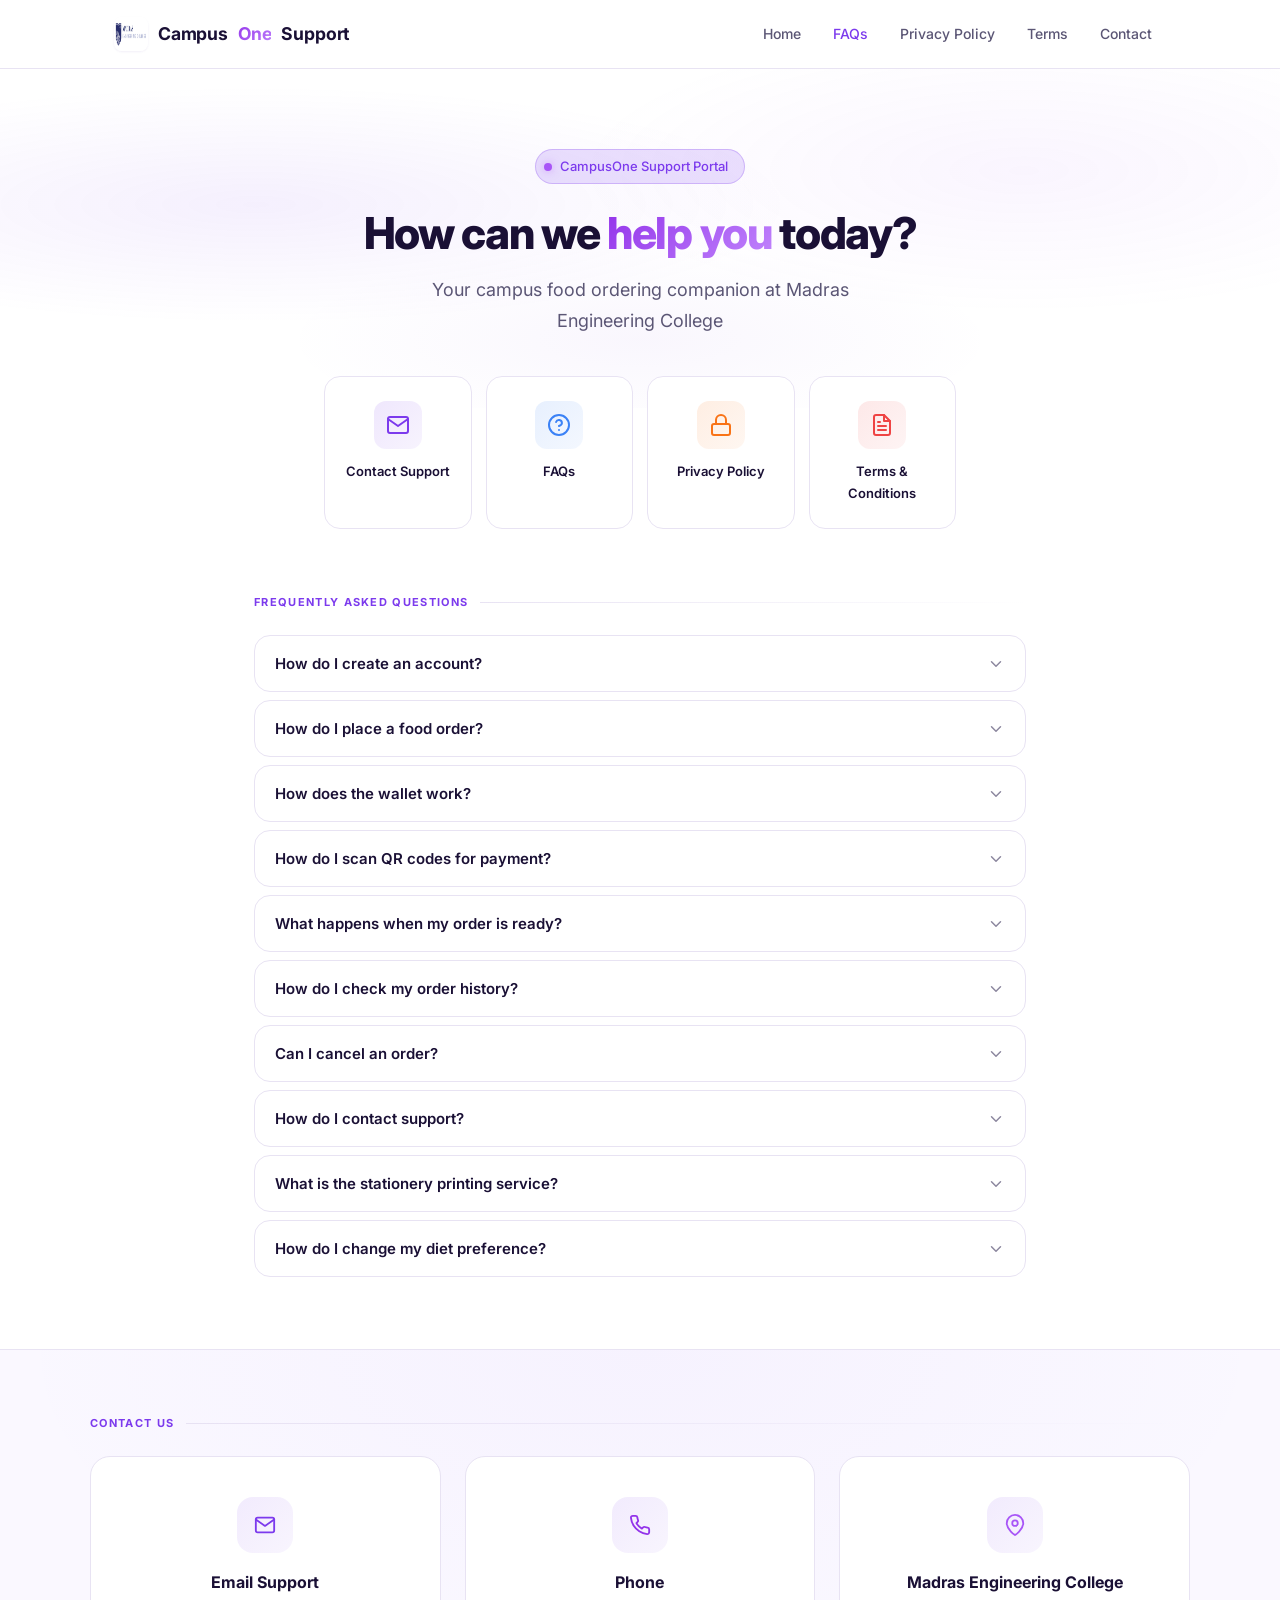
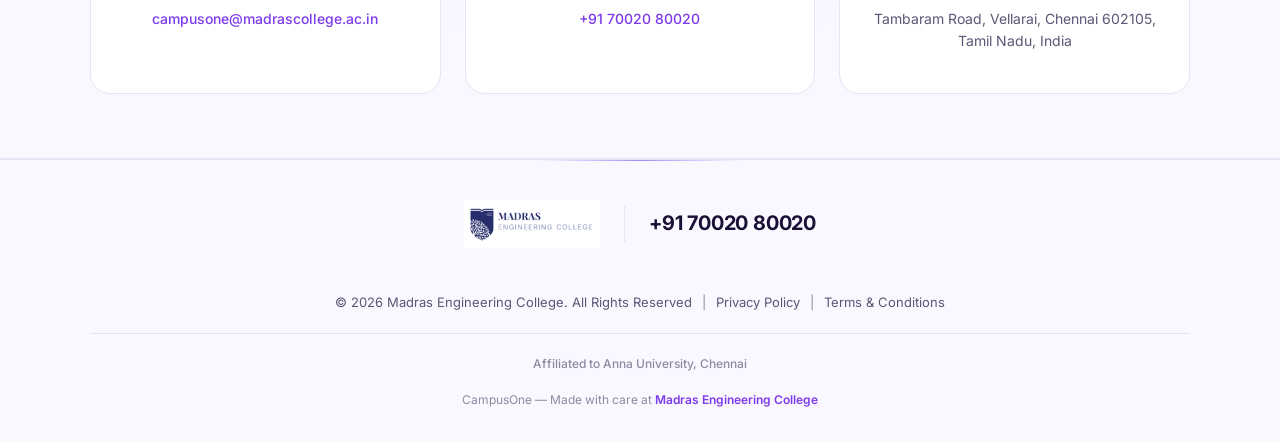
<file: index.html>
<!DOCTYPE html>
<html lang="en">
<head>
  <meta charset="UTF-8">
  <meta name="viewport" content="width=device-width, initial-scale=1.0">
  <title>CampusOne Support - Madras Engineering College</title>
  <meta name="description" content="CampusOne Support Portal - Help, FAQs, Privacy Policy, and Terms & Conditions for the CampusOne campus food ordering app.">
  <link rel="icon" href="assets/images/favicon.ico" type="image/x-icon">
  <link rel="preconnect" href="https://fonts.googleapis.com">
  <link rel="preconnect" href="https://fonts.gstatic.com" crossorigin>
  <link href="https://fonts.googleapis.com/css2?family=Inter:wght@400;500;600;700;800&display=swap" rel="stylesheet">
  <link rel="stylesheet" href="assets/css/styles.css">
</head>
<body>

  <!-- Navbar -->
  <nav class="navbar">
    <div class="navbar-inner">
      <a href="/" class="navbar-brand">
        <img src="assets/images/logo.png" alt="CampusOne Logo" onerror="this.style.display='none'">
        Campus<span>One</span> Support
      </a>
      <button class="menu-toggle" id="menu-toggle" aria-label="Toggle menu" aria-expanded="false">
        <svg viewbox="0 0 24 24" fill="none" stroke="currentColor" stroke-width="2" stroke-linecap="round" stroke-linejoin="round">
          <line x1="3" y1="6" x2="21" y2="6"></line>
          <line x1="3" y1="12" x2="21" y2="12"></line>
          <line x1="3" y1="18" x2="21" y2="18"></line>
        </svg>
      </button>
      <ul class="nav-links" id="nav-links">
        <li><a href="/">Home</a></li>
        <li><a href="#faqs">FAQs</a></li>
        <li><a href="privacy.html">Privacy Policy</a></li>
        <li><a href="terms.html">Terms</a></li>
        <li><a href="#contact">Contact</a></li>
      </ul>
    </div>
  </nav>

  <!-- Hero Section -->
  <section class="hero">
    <div class="hero-badge">
      <span class="hero-badge-dot"></span>
      CampusOne Support Portal
    </div>
    <h1>How can we <span>help you</span> today?</h1>
    <p>Your campus food ordering companion at Madras Engineering College</p>
  </section>

  <!-- Action Cards -->
  <div class="action-grid">
    <a href="#contact" class="action-card">
      <div class="action-card-icon email">
        <svg width="24" height="24" viewbox="0 0 24 24" fill="none" stroke="#7c3aed" stroke-width="2" stroke-linecap="round" stroke-linejoin="round"><path d="M4 4h16c1.1 0 2 .9 2 2v12c0 1.1-.9 2-2 2H4c-1.1 0-2-.9-2-2V6c0-1.1.9-2 2-2z"></path><polyline points="22,6 12,13 2,6"></polyline></svg>
      </div>
      <span class="action-card-title">Contact Support</span>
    </a>
    <a href="#faqs" class="action-card">
      <div class="action-card-icon faq">
        <svg width="24" height="24" viewbox="0 0 24 24" fill="none" stroke="#3b82f6" stroke-width="2" stroke-linecap="round" stroke-linejoin="round"><circle cx="12" cy="12" r="10"></circle><path d="M9.09 9a3 3 0 0 1 5.83 1c0 2-3 3-3 3"></path><line x1="12" y1="17" x2="12.01" y2="17"></line></svg>
      </div>
      <span class="action-card-title">FAQs</span>
    </a>
    <a href="privacy.html" class="action-card">
      <div class="action-card-icon privacy">
        <svg width="24" height="24" viewbox="0 0 24 24" fill="none" stroke="#f97316" stroke-width="2" stroke-linecap="round" stroke-linejoin="round"><rect x="3" y="11" width="18" height="11" rx="2" ry="2"></rect><path d="M7 11V7a5 5 0 0 1 10 0v4"></path></svg>
      </div>
      <span class="action-card-title">Privacy Policy</span>
    </a>
    <a href="terms.html" class="action-card">
      <div class="action-card-icon terms">
        <svg width="24" height="24" viewbox="0 0 24 24" fill="none" stroke="#ef4444" stroke-width="2" stroke-linecap="round" stroke-linejoin="round"><path d="M14 2H6a2 2 0 0 0-2 2v16a2 2 0 0 0 2 2h12a2 2 0 0 0 2-2V8z"></path><polyline points="14 2 14 8 20 8"></polyline><line x1="16" y1="13" x2="8" y2="13"></line><line x1="16" y1="17" x2="8" y2="17"></line><polyline points="10 9 9 9 8 9"></polyline></svg>
      </div>
      <span class="action-card-title">Terms & Conditions</span>
    </a>
  </div>

  <!-- FAQ Section -->
  <section class="section animate-fade-up" id="faqs">
    <h2 class="section-title">Frequently Asked Questions</h2>

    <div class="faq-item">
      <button class="faq-question" aria-expanded="false">
        How do I create an account?
        <svg class="faq-chevron" viewbox="0 0 24 24" fill="none" stroke="currentColor" stroke-width="2" stroke-linecap="round" stroke-linejoin="round"><polyline points="6 9 12 15 18 9"></polyline></svg>
      </button>
      <div class="faq-answer">
        <div class="faq-answer-inner">
          Download CampusOne from the Google Play Store, open the app, and tap "Register." You'll need to provide your name, email, phone number, roll number, department, and year. Once submitted, an admin will approve your account, and you'll be notified.
        </div>
      </div>
    </div>

    <div class="faq-item">
      <button class="faq-question" aria-expanded="false">
        How do I place a food order?
        <svg class="faq-chevron" viewbox="0 0 24 24" fill="none" stroke="currentColor" stroke-width="2" stroke-linecap="round" stroke-linejoin="round"><polyline points="6 9 12 15 18 9"></polyline></svg>
      </button>
      <div class="faq-answer">
        <div class="faq-answer-inner">
          From the home screen, browse available canteens and their menus. Add items to your cart, review your order, and tap "Place Order." Payment is automatically deducted from your wallet balance. You'll receive a pickup token once the order is confirmed.
        </div>
      </div>
    </div>

    <div class="faq-item">
      <button class="faq-question" aria-expanded="false">
        How does the wallet work?
        <svg class="faq-chevron" viewbox="0 0 24 24" fill="none" stroke="currentColor" stroke-width="2" stroke-linecap="round" stroke-linejoin="round"><polyline points="6 9 12 15 18 9"></polyline></svg>
      </button>
      <div class="faq-answer">
        <div class="faq-answer-inner">
          CampusOne uses a prepaid wallet system. You can top up your wallet via Razorpay (UPI, debit card, net banking). Your wallet balance is used to pay for food orders. Refunds from cancelled orders are credited back to your wallet.
        </div>
      </div>
    </div>

    <div class="faq-item">
      <button class="faq-question" aria-expanded="false">
        How do I scan QR codes for payment?
        <svg class="faq-chevron" viewbox="0 0 24 24" fill="none" stroke="currentColor" stroke-width="2" stroke-linecap="round" stroke-linejoin="round"><polyline points="6 9 12 15 18 9"></polyline></svg>
      </button>
      <div class="faq-answer">
        <div class="faq-answer-inner">
          Tap the QR scanner icon on your dashboard. Point your camera at the QR code displayed at the canteen counter. The payment will be processed automatically from your wallet. You'll get an instant confirmation on screen.
        </div>
      </div>
    </div>

    <div class="faq-item">
      <button class="faq-question" aria-expanded="false">
        What happens when my order is ready?
        <svg class="faq-chevron" viewbox="0 0 24 24" fill="none" stroke="currentColor" stroke-width="2" stroke-linecap="round" stroke-linejoin="round"><polyline points="6 9 12 15 18 9"></polyline></svg>
      </button>
      <div class="faq-answer">
        <div class="faq-answer-inner">
          You'll receive a push notification on your phone when your order is ready for pickup. The app will also show a full-screen alert. Head to the canteen counter and show your pickup token to collect your order.
        </div>
      </div>
    </div>

    <div class="faq-item">
      <button class="faq-question" aria-expanded="false">
        How do I check my order history?
        <svg class="faq-chevron" viewbox="0 0 24 24" fill="none" stroke="currentColor" stroke-width="2" stroke-linecap="round" stroke-linejoin="round"><polyline points="6 9 12 15 18 9"></polyline></svg>
      </button>
      <div class="faq-answer">
        <div class="faq-answer-inner">
          Go to the "Orders" tab in the bottom navigation bar. You'll see your active orders and past order history. Tap any order to view details including items, total amount, and status.
        </div>
      </div>
    </div>

    <div class="faq-item">
      <button class="faq-question" aria-expanded="false">
        Can I cancel an order?
        <svg class="faq-chevron" viewbox="0 0 24 24" fill="none" stroke="currentColor" stroke-width="2" stroke-linecap="round" stroke-linejoin="round"><polyline points="6 9 12 15 18 9"></polyline></svg>
      </button>
      <div class="faq-answer">
        <div class="faq-answer-inner">
          Orders can only be cancelled before they are accepted by the canteen. Once the canteen starts preparing your order, cancellation is not possible. If you have an issue with a confirmed order, please contact the canteen staff directly or email support.
        </div>
      </div>
    </div>

    <div class="faq-item">
      <button class="faq-question" aria-expanded="false">
        How do I contact support?
        <svg class="faq-chevron" viewbox="0 0 24 24" fill="none" stroke="currentColor" stroke-width="2" stroke-linecap="round" stroke-linejoin="round"><polyline points="6 9 12 15 18 9"></polyline></svg>
      </button>
      <div class="faq-answer">
        <div class="faq-answer-inner">
          You can reach us at <a href="mailto:campusone@madrascollege.ac.in">campusone@madrascollege.ac.in</a>. We typically respond within 24 hours on working days. For urgent issues, visit the MEC Admin Office during working hours.
        </div>
      </div>
    </div>

    <div class="faq-item">
      <button class="faq-question" aria-expanded="false">
        What is the stationery printing service?
        <svg class="faq-chevron" viewbox="0 0 24 24" fill="none" stroke="currentColor" stroke-width="2" stroke-linecap="round" stroke-linejoin="round"><polyline points="6 9 12 15 18 9"></polyline></svg>
      </button>
      <div class="faq-answer">
        <div class="faq-answer-inner">
          CampusOne includes a stationery section where you can upload documents for printing. Select the stationery shop, upload your file, choose print options (color, copies, etc.), and pay via your wallet. Pick up your prints from the shop when ready.
        </div>
      </div>
    </div>

    <div class="faq-item">
      <button class="faq-question" aria-expanded="false">
        How do I change my diet preference?
        <svg class="faq-chevron" viewbox="0 0 24 24" fill="none" stroke="currentColor" stroke-width="2" stroke-linecap="round" stroke-linejoin="round"><polyline points="6 9 12 15 18 9"></polyline></svg>
      </button>
      <div class="faq-answer">
        <div class="faq-answer-inner">
          Open the app and go to your Profile. Tap on "Edit Profile" or your profile settings. You'll find the "Diet Preference" option where you can switch between Veg, Non-Veg, or Vegan. This helps us show you relevant menu items.
        </div>
      </div>
    </div>
  </section>

  <!-- Contact Section -->
  <section class="contact-section animate-fade-up" id="contact">
    <h2 class="section-title">Contact Us</h2>
    <div class="contact-grid">
      <div class="contact-card">
        <div class="contact-card-icon">
          <svg width="22" height="22" viewbox="0 0 24 24" fill="none" stroke="#7c3aed" stroke-width="2" stroke-linecap="round" stroke-linejoin="round"><path d="M4 4h16c1.1 0 2 .9 2 2v12c0 1.1-.9 2-2 2H4c-1.1 0-2-.9-2-2V6c0-1.1.9-2 2-2z"></path><polyline points="22,6 12,13 2,6"></polyline></svg>
        </div>
        <h3>Email Support</h3>
        <p><a href="mailto:campusone@madrascollege.ac.in">campusone@madrascollege.ac.in</a></p>
      </div>
      <div class="contact-card">
        <div class="contact-card-icon">
          <svg width="22" height="22" viewbox="0 0 24 24" fill="none" stroke="#9333ea" stroke-width="2" stroke-linecap="round" stroke-linejoin="round"><path d="M22 16.92v3a2 2 0 0 1-2.18 2 19.79 19.79 0 0 1-8.63-3.07 19.5 19.5 0 0 1-6-6 19.79 19.79 0 0 1-3.07-8.67A2 2 0 0 1 4.11 2h3a2 2 0 0 1 2 1.72c.127.96.361 1.903.7 2.81a2 2 0 0 1-.45 2.11L8.09 9.91a16 16 0 0 0 6 6l1.27-1.27a2 2 0 0 1 2.11-.45c.907.339 1.85.573 2.81.7A2 2 0 0 1 22 16.92z"></path></svg>
        </div>
        <h3>Phone</h3>
        <p><a href="tel:+917002080020">+91 70020 80020</a></p>
      </div>
      <div class="contact-card">
        <div class="contact-card-icon">
          <svg width="22" height="22" viewbox="0 0 24 24" fill="none" stroke="#a855f7" stroke-width="2" stroke-linecap="round" stroke-linejoin="round"><path d="M21 10c0 7-9 13-9 13s-9-6-9-13a9 9 0 0 1 18 0z"></path><circle cx="12" cy="10" r="3"></circle></svg>
        </div>
        <h3>Madras Engineering College</h3>
        <p>Tambaram Road, Vellarai, Chennai 602105, Tamil Nadu, India</p>
      </div>
    </div>
  </section>

  <!-- Footer -->
  <footer class="footer">
    <div class="footer-college">
      <img src="assets/images/college.png" alt="Madras Engineering College" class="footer-college-logo">
      <div class="footer-college-divider"></div>
      <div class="footer-college-phone"><a href="tel:+917002080020">+91 70020 80020</a></div>
    </div>
    <div class="footer-links">
      <p>&copy; 2026 Madras Engineering College. All Rights Reserved</p>
      <span class="footer-links-sep">|</span>
      <a href="privacy.html">Privacy Policy</a>
      <span class="footer-links-sep">|</span>
      <a href="terms.html">Terms &amp; Conditions</a>
    </div>
    <div class="footer-bottom">
      <p class="footer-affiliation">Affiliated to Anna University, Chennai</p>
      <p>CampusOne &mdash; Made with care at <strong>Madras Engineering College</strong></p>
    </div>
  </footer>

  <script src="assets/js/main.js"></script>
</body>
</html>
</file>
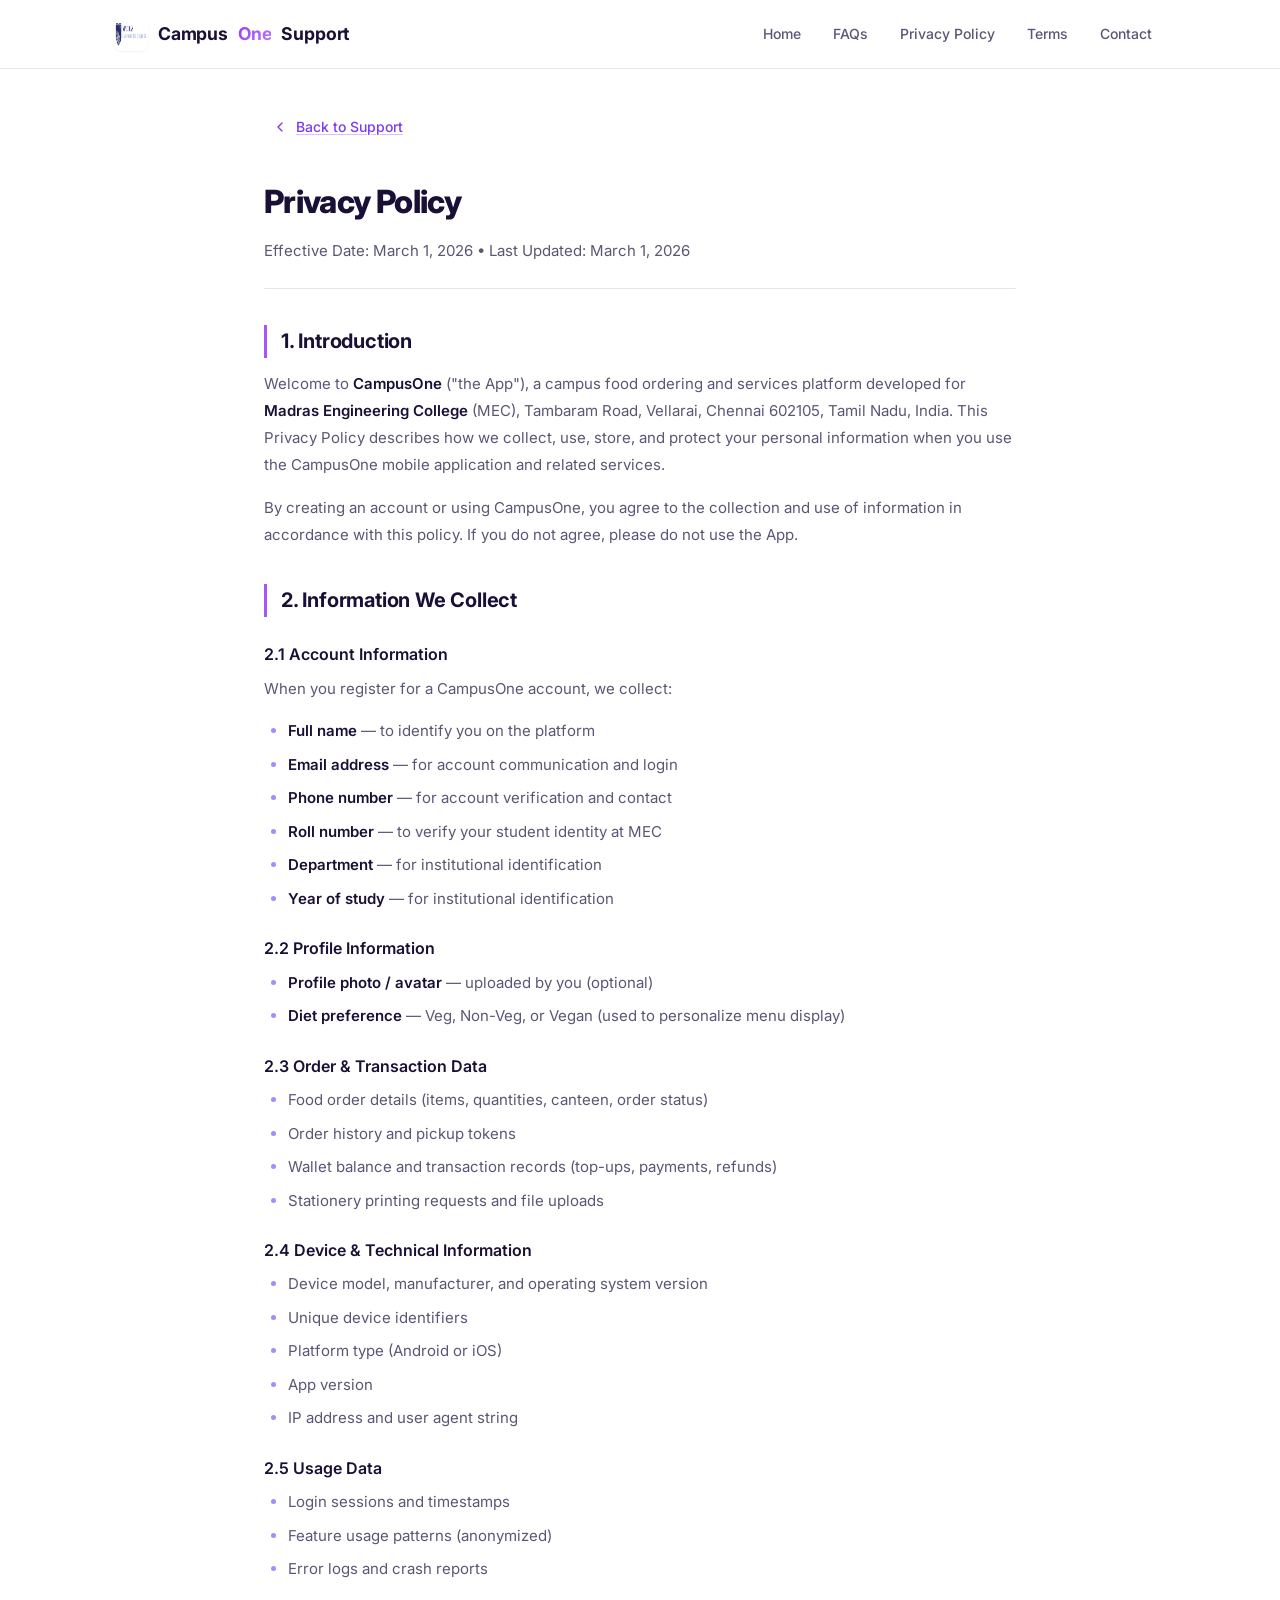
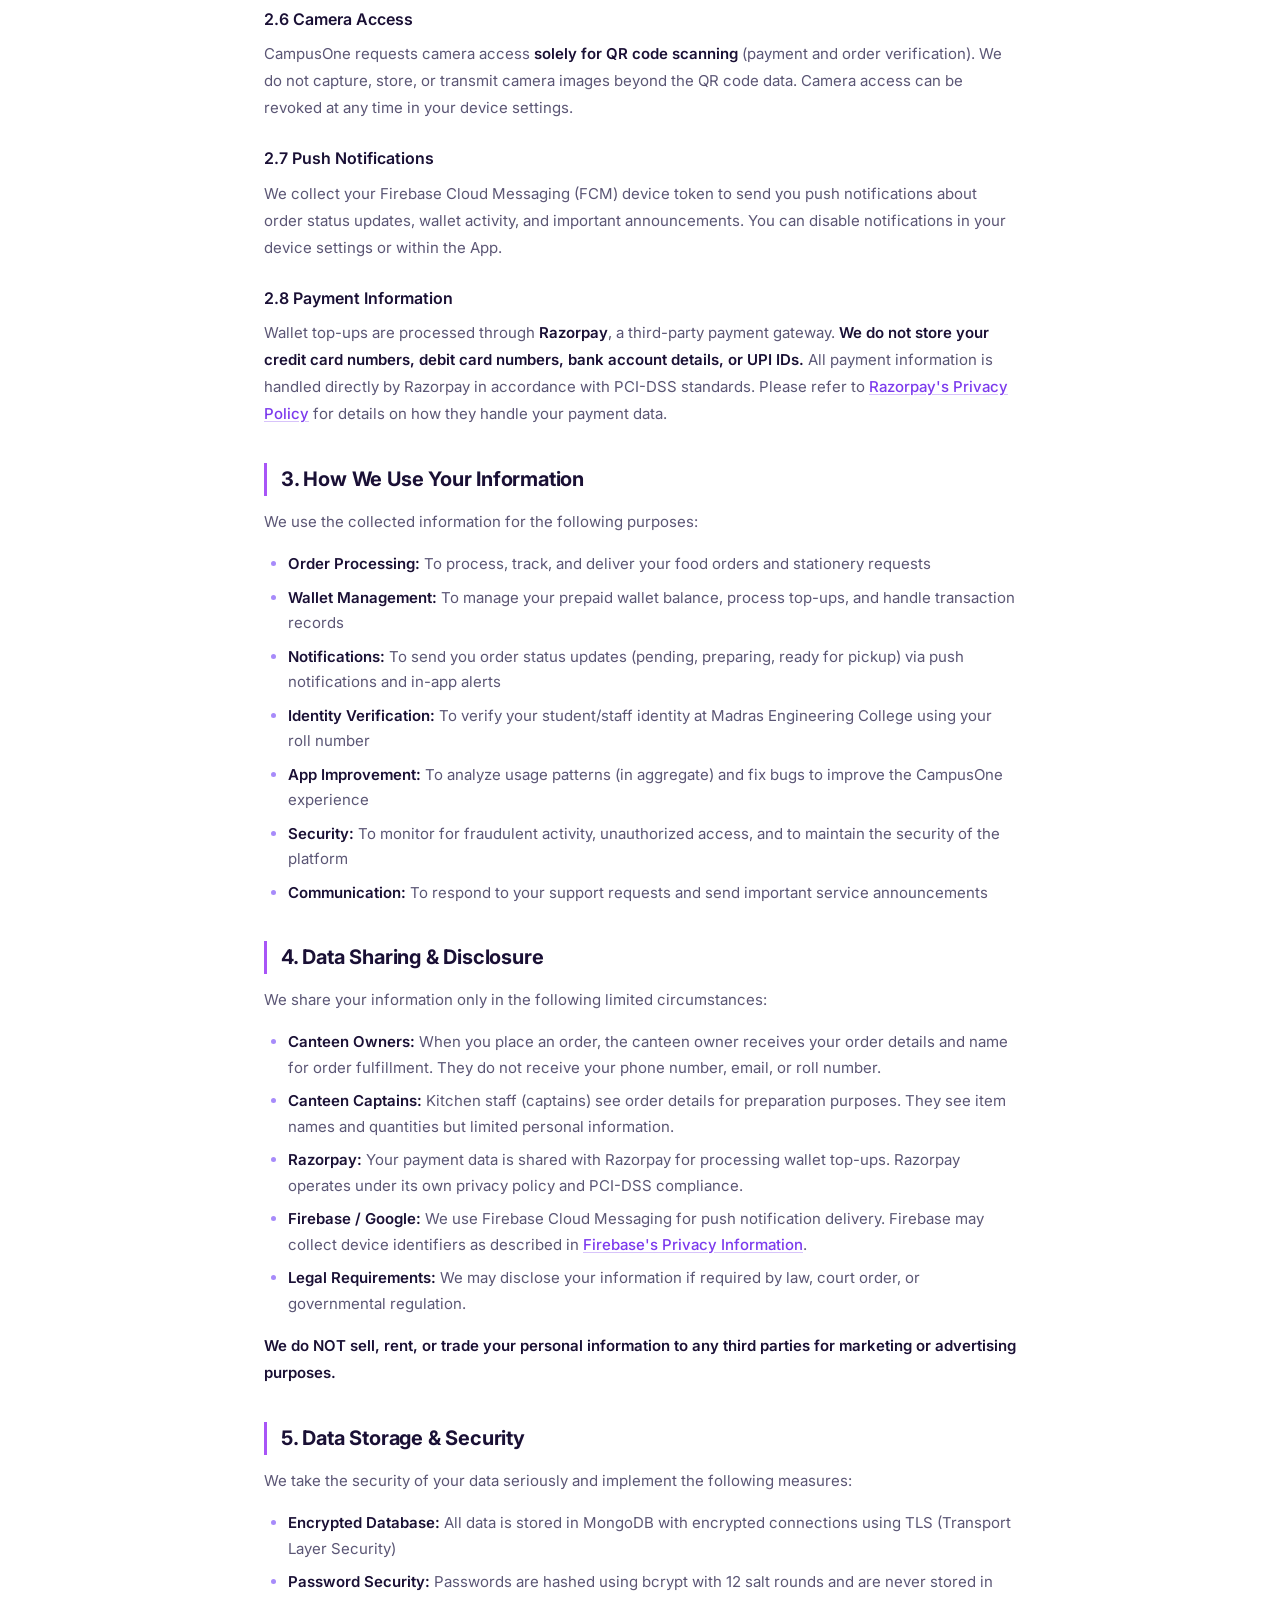
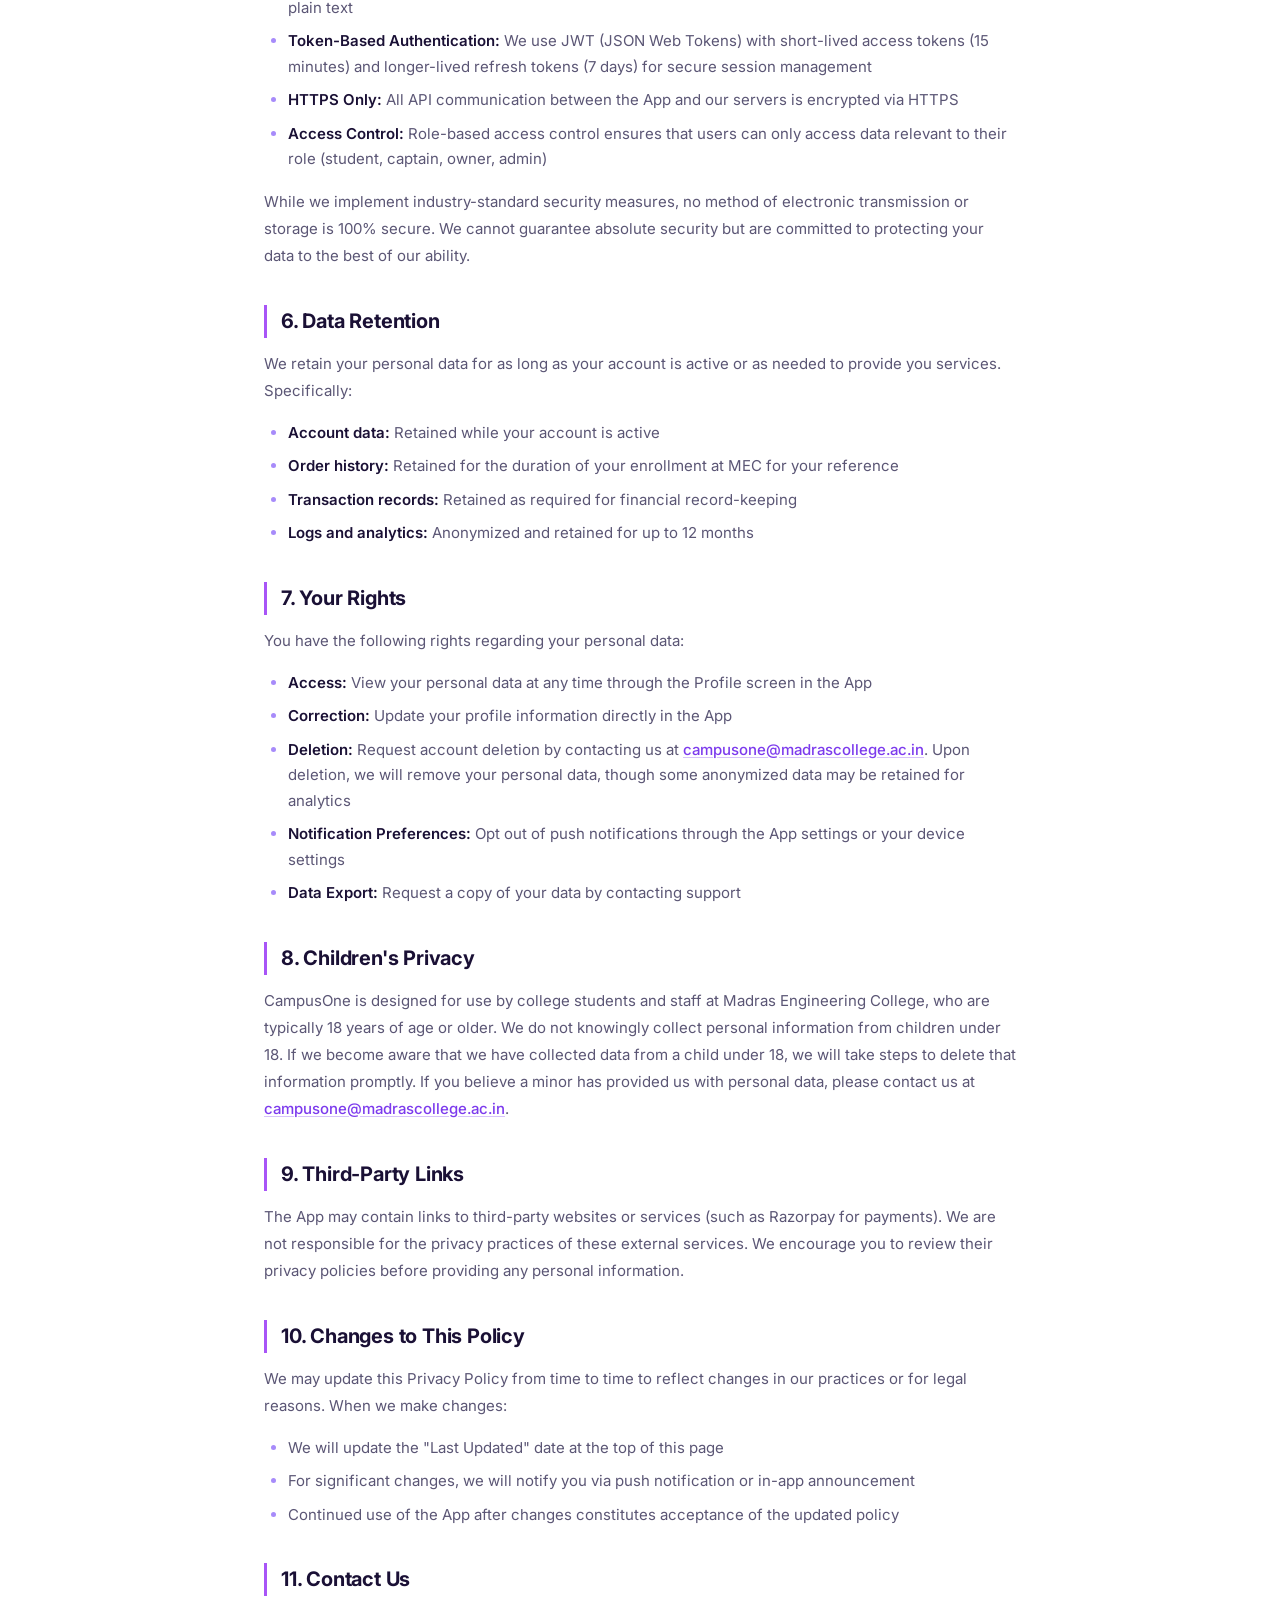
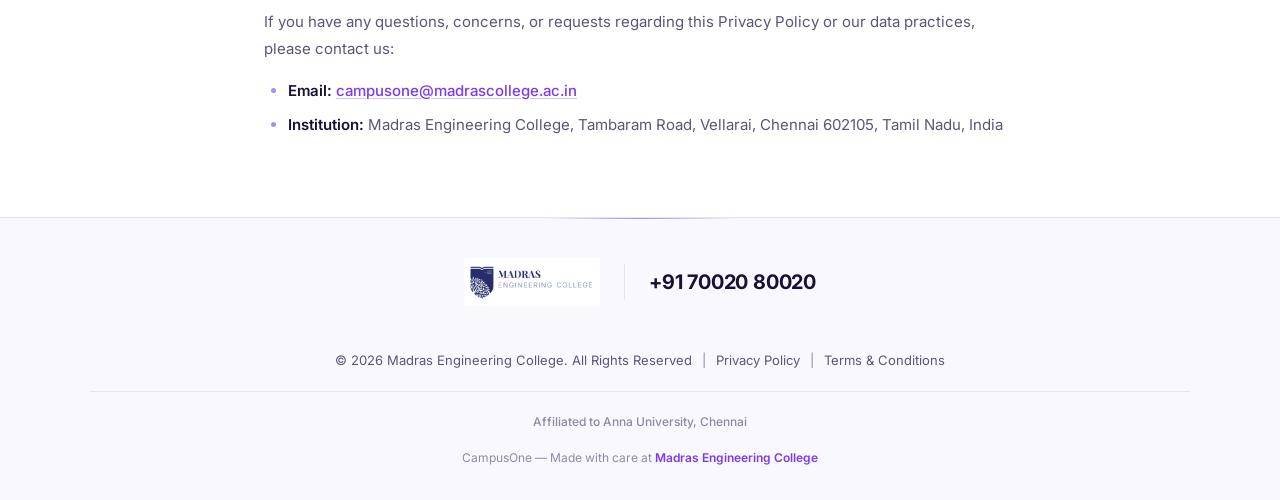
<file: privacy.html>
<!DOCTYPE html>
<html lang="en">
<head>
  <meta charset="UTF-8">
  <meta name="viewport" content="width=device-width, initial-scale=1.0">
  <title>Privacy Policy - CampusOne</title>
  <meta name="description" content="Privacy Policy for CampusOne, the campus food ordering app by Madras Engineering College.">
  <link rel="icon" href="assets/images/favicon.ico" type="image/x-icon">
  <link rel="preconnect" href="https://fonts.googleapis.com">
  <link rel="preconnect" href="https://fonts.gstatic.com" crossorigin>
  <link href="https://fonts.googleapis.com/css2?family=Inter:wght@400;500;600;700;800&display=swap" rel="stylesheet">
  <link rel="stylesheet" href="assets/css/styles.css">
</head>
<body>

  <!-- Navbar -->
  <nav class="navbar">
    <div class="navbar-inner">
      <a href="/" class="navbar-brand">
        <img src="assets/images/logo.png" alt="CampusOne Logo" onerror="this.style.display='none'">
        Campus<span>One</span> Support
      </a>
      <button class="menu-toggle" id="menu-toggle" aria-label="Toggle menu" aria-expanded="false">
        <svg viewbox="0 0 24 24" fill="none" stroke="currentColor" stroke-width="2" stroke-linecap="round" stroke-linejoin="round">
          <line x1="3" y1="6" x2="21" y2="6"></line>
          <line x1="3" y1="12" x2="21" y2="12"></line>
          <line x1="3" y1="18" x2="21" y2="18"></line>
        </svg>
      </button>
      <ul class="nav-links" id="nav-links">
        <li><a href="/">Home</a></li>
        <li><a href="/#faqs">FAQs</a></li>
        <li><a href="privacy.html">Privacy Policy</a></li>
        <li><a href="terms.html">Terms</a></li>
        <li><a href="/#contact">Contact</a></li>
      </ul>
    </div>
  </nav>

  <!-- Privacy Policy Content -->
  <div class="legal-page">
    <a href="/" class="back-link">
      <svg viewbox="0 0 24 24" fill="none" stroke="currentColor" stroke-width="2" stroke-linecap="round" stroke-linejoin="round"><polyline points="15 18 9 12 15 6"></polyline></svg>
      Back to Support
    </a>

    <h1>Privacy Policy</h1>
    <p class="legal-meta">Effective Date: March 1, 2026 &bull; Last Updated: March 1, 2026</p>

    <h2>1. Introduction</h2>
    <p>Welcome to <strong>CampusOne</strong> ("the App"), a campus food ordering and services platform developed for <strong>Madras Engineering College</strong> (MEC), Tambaram Road, Vellarai, Chennai 602105, Tamil Nadu, India. This Privacy Policy describes how we collect, use, store, and protect your personal information when you use the CampusOne mobile application and related services.</p>
    <p>By creating an account or using CampusOne, you agree to the collection and use of information in accordance with this policy. If you do not agree, please do not use the App.</p>

    <h2>2. Information We Collect</h2>

    <h3>2.1 Account Information</h3>
    <p>When you register for a CampusOne account, we collect:</p>
    <ul>
      <li><strong>Full name</strong> &mdash; to identify you on the platform</li>
      <li><strong>Email address</strong> &mdash; for account communication and login</li>
      <li><strong>Phone number</strong> &mdash; for account verification and contact</li>
      <li><strong>Roll number</strong> &mdash; to verify your student identity at MEC</li>
      <li><strong>Department</strong> &mdash; for institutional identification</li>
      <li><strong>Year of study</strong> &mdash; for institutional identification</li>
    </ul>

    <h3>2.2 Profile Information</h3>
    <ul>
      <li><strong>Profile photo / avatar</strong> &mdash; uploaded by you (optional)</li>
      <li><strong>Diet preference</strong> &mdash; Veg, Non-Veg, or Vegan (used to personalize menu display)</li>
    </ul>

    <h3>2.3 Order & Transaction Data</h3>
    <ul>
      <li>Food order details (items, quantities, canteen, order status)</li>
      <li>Order history and pickup tokens</li>
      <li>Wallet balance and transaction records (top-ups, payments, refunds)</li>
      <li>Stationery printing requests and file uploads</li>
    </ul>

    <h3>2.4 Device & Technical Information</h3>
    <ul>
      <li>Device model, manufacturer, and operating system version</li>
      <li>Unique device identifiers</li>
      <li>Platform type (Android or iOS)</li>
      <li>App version</li>
      <li>IP address and user agent string</li>
    </ul>

    <h3>2.5 Usage Data</h3>
    <ul>
      <li>Login sessions and timestamps</li>
      <li>Feature usage patterns (anonymized)</li>
      <li>Error logs and crash reports</li>
    </ul>

    <h3>2.6 Camera Access</h3>
    <p>CampusOne requests camera access <strong>solely for QR code scanning</strong> (payment and order verification). We do not capture, store, or transmit camera images beyond the QR code data. Camera access can be revoked at any time in your device settings.</p>

    <h3>2.7 Push Notifications</h3>
    <p>We collect your Firebase Cloud Messaging (FCM) device token to send you push notifications about order status updates, wallet activity, and important announcements. You can disable notifications in your device settings or within the App.</p>

    <h3>2.8 Payment Information</h3>
    <p>Wallet top-ups are processed through <strong>Razorpay</strong>, a third-party payment gateway. <strong>We do not store your credit card numbers, debit card numbers, bank account details, or UPI IDs.</strong> All payment information is handled directly by Razorpay in accordance with PCI-DSS standards. Please refer to <a href="https://razorpay.com/privacy/" target="_blank" rel="noopener noreferrer">Razorpay's Privacy Policy</a> for details on how they handle your payment data.</p>

    <h2>3. How We Use Your Information</h2>
    <p>We use the collected information for the following purposes:</p>
    <ul>
      <li><strong>Order Processing:</strong> To process, track, and deliver your food orders and stationery requests</li>
      <li><strong>Wallet Management:</strong> To manage your prepaid wallet balance, process top-ups, and handle transaction records</li>
      <li><strong>Notifications:</strong> To send you order status updates (pending, preparing, ready for pickup) via push notifications and in-app alerts</li>
      <li><strong>Identity Verification:</strong> To verify your student/staff identity at Madras Engineering College using your roll number</li>
      <li><strong>App Improvement:</strong> To analyze usage patterns (in aggregate) and fix bugs to improve the CampusOne experience</li>
      <li><strong>Security:</strong> To monitor for fraudulent activity, unauthorized access, and to maintain the security of the platform</li>
      <li><strong>Communication:</strong> To respond to your support requests and send important service announcements</li>
    </ul>

    <h2>4. Data Sharing & Disclosure</h2>
    <p>We share your information only in the following limited circumstances:</p>
    <ul>
      <li><strong>Canteen Owners:</strong> When you place an order, the canteen owner receives your order details and name for order fulfillment. They do not receive your phone number, email, or roll number.</li>
      <li><strong>Canteen Captains:</strong> Kitchen staff (captains) see order details for preparation purposes. They see item names and quantities but limited personal information.</li>
      <li><strong>Razorpay:</strong> Your payment data is shared with Razorpay for processing wallet top-ups. Razorpay operates under its own privacy policy and PCI-DSS compliance.</li>
      <li><strong>Firebase / Google:</strong> We use Firebase Cloud Messaging for push notification delivery. Firebase may collect device identifiers as described in <a href="https://firebase.google.com/support/privacy" target="_blank" rel="noopener noreferrer">Firebase's Privacy Information</a>.</li>
      <li><strong>Legal Requirements:</strong> We may disclose your information if required by law, court order, or governmental regulation.</li>
    </ul>
    <p><strong>We do NOT sell, rent, or trade your personal information to any third parties for marketing or advertising purposes.</strong></p>

    <h2>5. Data Storage & Security</h2>
    <p>We take the security of your data seriously and implement the following measures:</p>
    <ul>
      <li><strong>Encrypted Database:</strong> All data is stored in MongoDB with encrypted connections using TLS (Transport Layer Security)</li>
      <li><strong>Password Security:</strong> Passwords are hashed using bcrypt with 12 salt rounds and are never stored in plain text</li>
      <li><strong>Token-Based Authentication:</strong> We use JWT (JSON Web Tokens) with short-lived access tokens (15 minutes) and longer-lived refresh tokens (7 days) for secure session management</li>
      <li><strong>HTTPS Only:</strong> All API communication between the App and our servers is encrypted via HTTPS</li>
      <li><strong>Access Control:</strong> Role-based access control ensures that users can only access data relevant to their role (student, captain, owner, admin)</li>
    </ul>
    <p>While we implement industry-standard security measures, no method of electronic transmission or storage is 100% secure. We cannot guarantee absolute security but are committed to protecting your data to the best of our ability.</p>

    <h2>6. Data Retention</h2>
    <p>We retain your personal data for as long as your account is active or as needed to provide you services. Specifically:</p>
    <ul>
      <li><strong>Account data:</strong> Retained while your account is active</li>
      <li><strong>Order history:</strong> Retained for the duration of your enrollment at MEC for your reference</li>
      <li><strong>Transaction records:</strong> Retained as required for financial record-keeping</li>
      <li><strong>Logs and analytics:</strong> Anonymized and retained for up to 12 months</li>
    </ul>

    <h2>7. Your Rights</h2>
    <p>You have the following rights regarding your personal data:</p>
    <ul>
      <li><strong>Access:</strong> View your personal data at any time through the Profile screen in the App</li>
      <li><strong>Correction:</strong> Update your profile information directly in the App</li>
      <li><strong>Deletion:</strong> Request account deletion by contacting us at <a href="mailto:campusone@madrascollege.ac.in">campusone@madrascollege.ac.in</a>. Upon deletion, we will remove your personal data, though some anonymized data may be retained for analytics</li>
      <li><strong>Notification Preferences:</strong> Opt out of push notifications through the App settings or your device settings</li>
      <li><strong>Data Export:</strong> Request a copy of your data by contacting support</li>
    </ul>

    <h2>8. Children's Privacy</h2>
    <p>CampusOne is designed for use by college students and staff at Madras Engineering College, who are typically 18 years of age or older. We do not knowingly collect personal information from children under 18. If we become aware that we have collected data from a child under 18, we will take steps to delete that information promptly. If you believe a minor has provided us with personal data, please contact us at <a href="mailto:campusone@madrascollege.ac.in">campusone@madrascollege.ac.in</a>.</p>

    <h2>9. Third-Party Links</h2>
    <p>The App may contain links to third-party websites or services (such as Razorpay for payments). We are not responsible for the privacy practices of these external services. We encourage you to review their privacy policies before providing any personal information.</p>

    <h2>10. Changes to This Policy</h2>
    <p>We may update this Privacy Policy from time to time to reflect changes in our practices or for legal reasons. When we make changes:</p>
    <ul>
      <li>We will update the "Last Updated" date at the top of this page</li>
      <li>For significant changes, we will notify you via push notification or in-app announcement</li>
      <li>Continued use of the App after changes constitutes acceptance of the updated policy</li>
    </ul>

    <h2>11. Contact Us</h2>
    <p>If you have any questions, concerns, or requests regarding this Privacy Policy or our data practices, please contact us:</p>
    <ul>
      <li><strong>Email:</strong> <a href="mailto:campusone@madrascollege.ac.in">campusone@madrascollege.ac.in</a></li>
      <li><strong>Institution:</strong> Madras Engineering College, Tambaram Road, Vellarai, Chennai 602105, Tamil Nadu, India</li>
    </ul>
  </div>

  <!-- Footer -->
  <footer class="footer">
    <div class="footer-college">
      <img src="assets/images/college.png" alt="Madras Engineering College" class="footer-college-logo">
      <div class="footer-college-divider"></div>
      <div class="footer-college-phone"><a href="tel:+917002080020">+91 70020 80020</a></div>
    </div>
    <div class="footer-links">
      <p>&copy; 2026 Madras Engineering College. All Rights Reserved</p>
      <span class="footer-links-sep">|</span>
      <a href="privacy.html">Privacy Policy</a>
      <span class="footer-links-sep">|</span>
      <a href="terms.html">Terms &amp; Conditions</a>
    </div>
    <div class="footer-bottom">
      <p class="footer-affiliation">Affiliated to Anna University, Chennai</p>
      <p>CampusOne &mdash; Made with care at <strong>Madras Engineering College</strong></p>
    </div>
  </footer>

  <script src="assets/js/main.js"></script>
  <script>
    // Dynamic content: fetch latest from API, fallback to hardcoded content
    (function() {
      var container = document.querySelector('.legal-page');
      if (!container) return;
      var backLink = container.querySelector('.back-link');
      fetch('https://campusoneapi.madrascollege.ac.in/api/v1/app/content?type=privacy', {
        headers: { 'X-App-Key': 'web-support-portal' }
      })
        .then(function(r) { return r.json(); })
        .then(function(data) {
          if (data.success && data.data && data.data.content) {
            // Preserve back link, replace rest with API content
            var backHtml = backLink ? backLink.outerHTML : '';
            container.innerHTML = backHtml + data.data.content;
          }
        })
        .catch(function() { /* Silently fail — hardcoded content stays */ });
    })();
  </script>
</body>
</html>
</file>
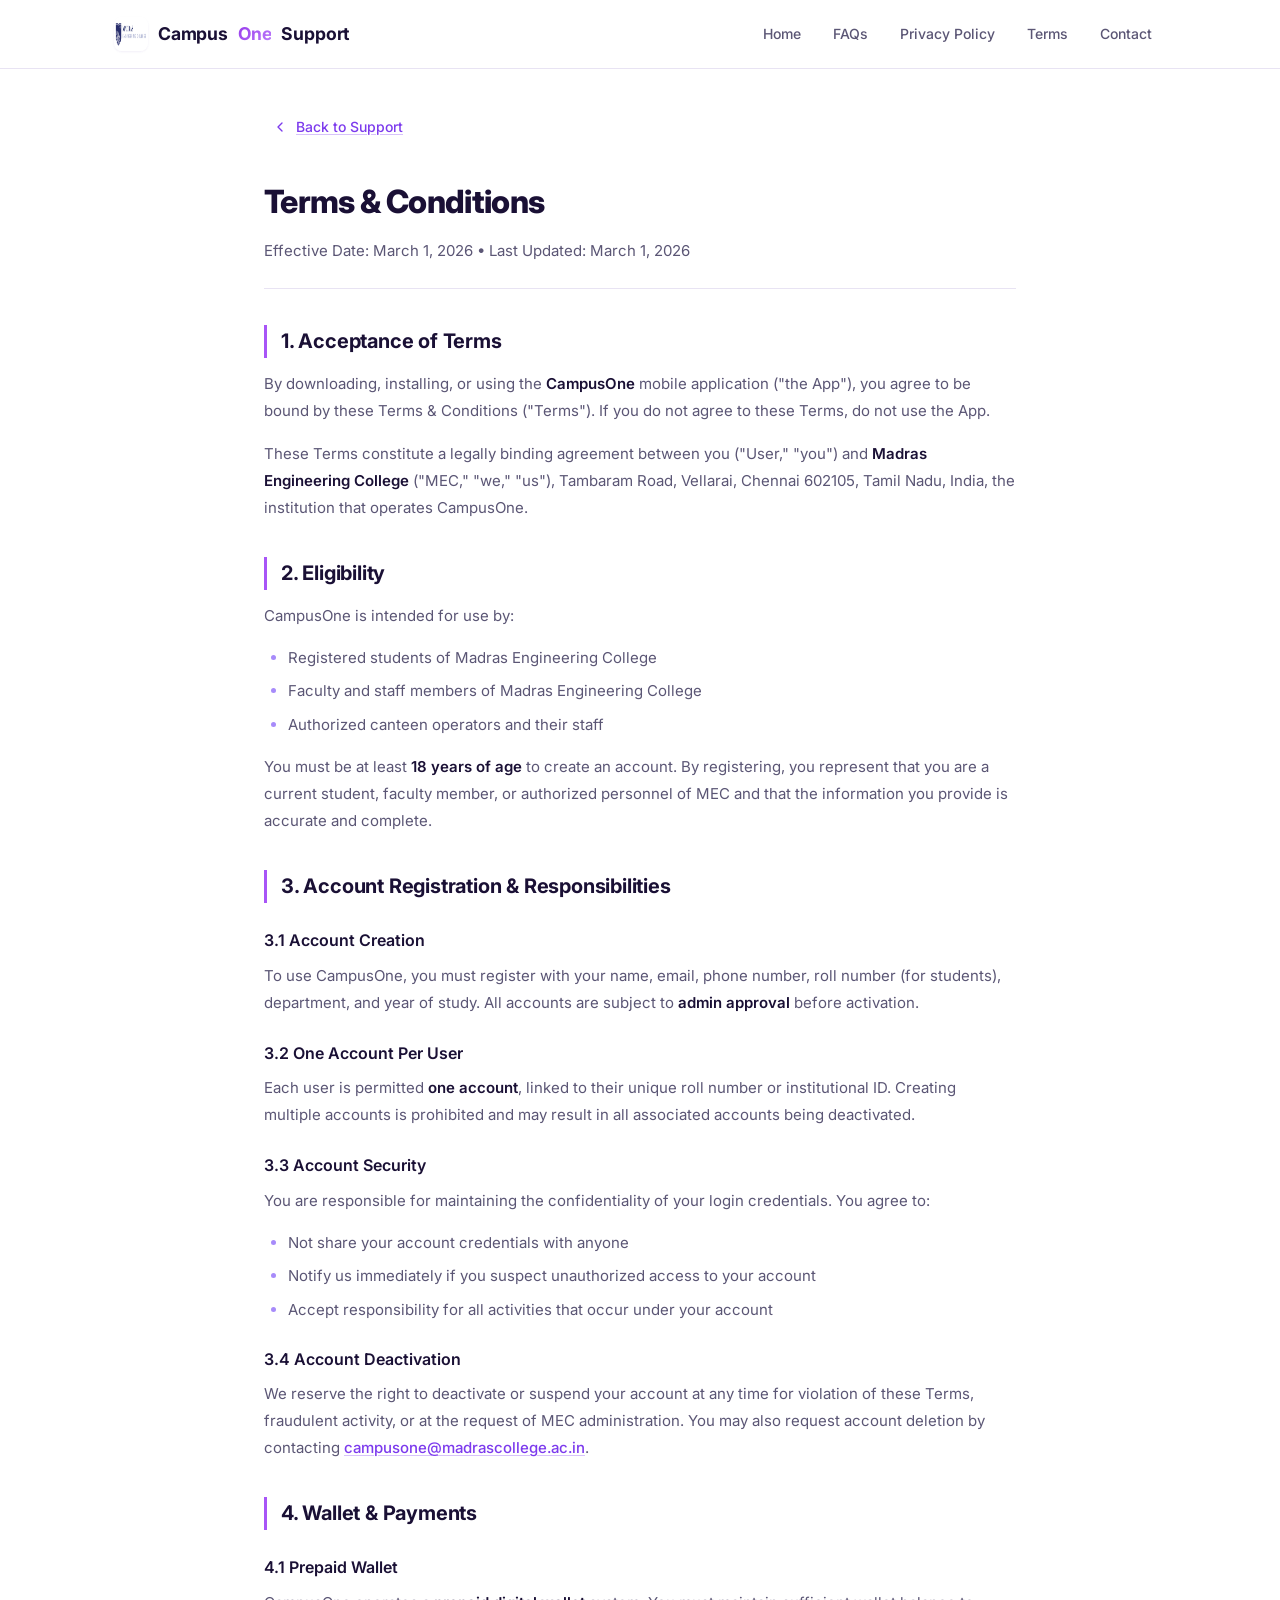
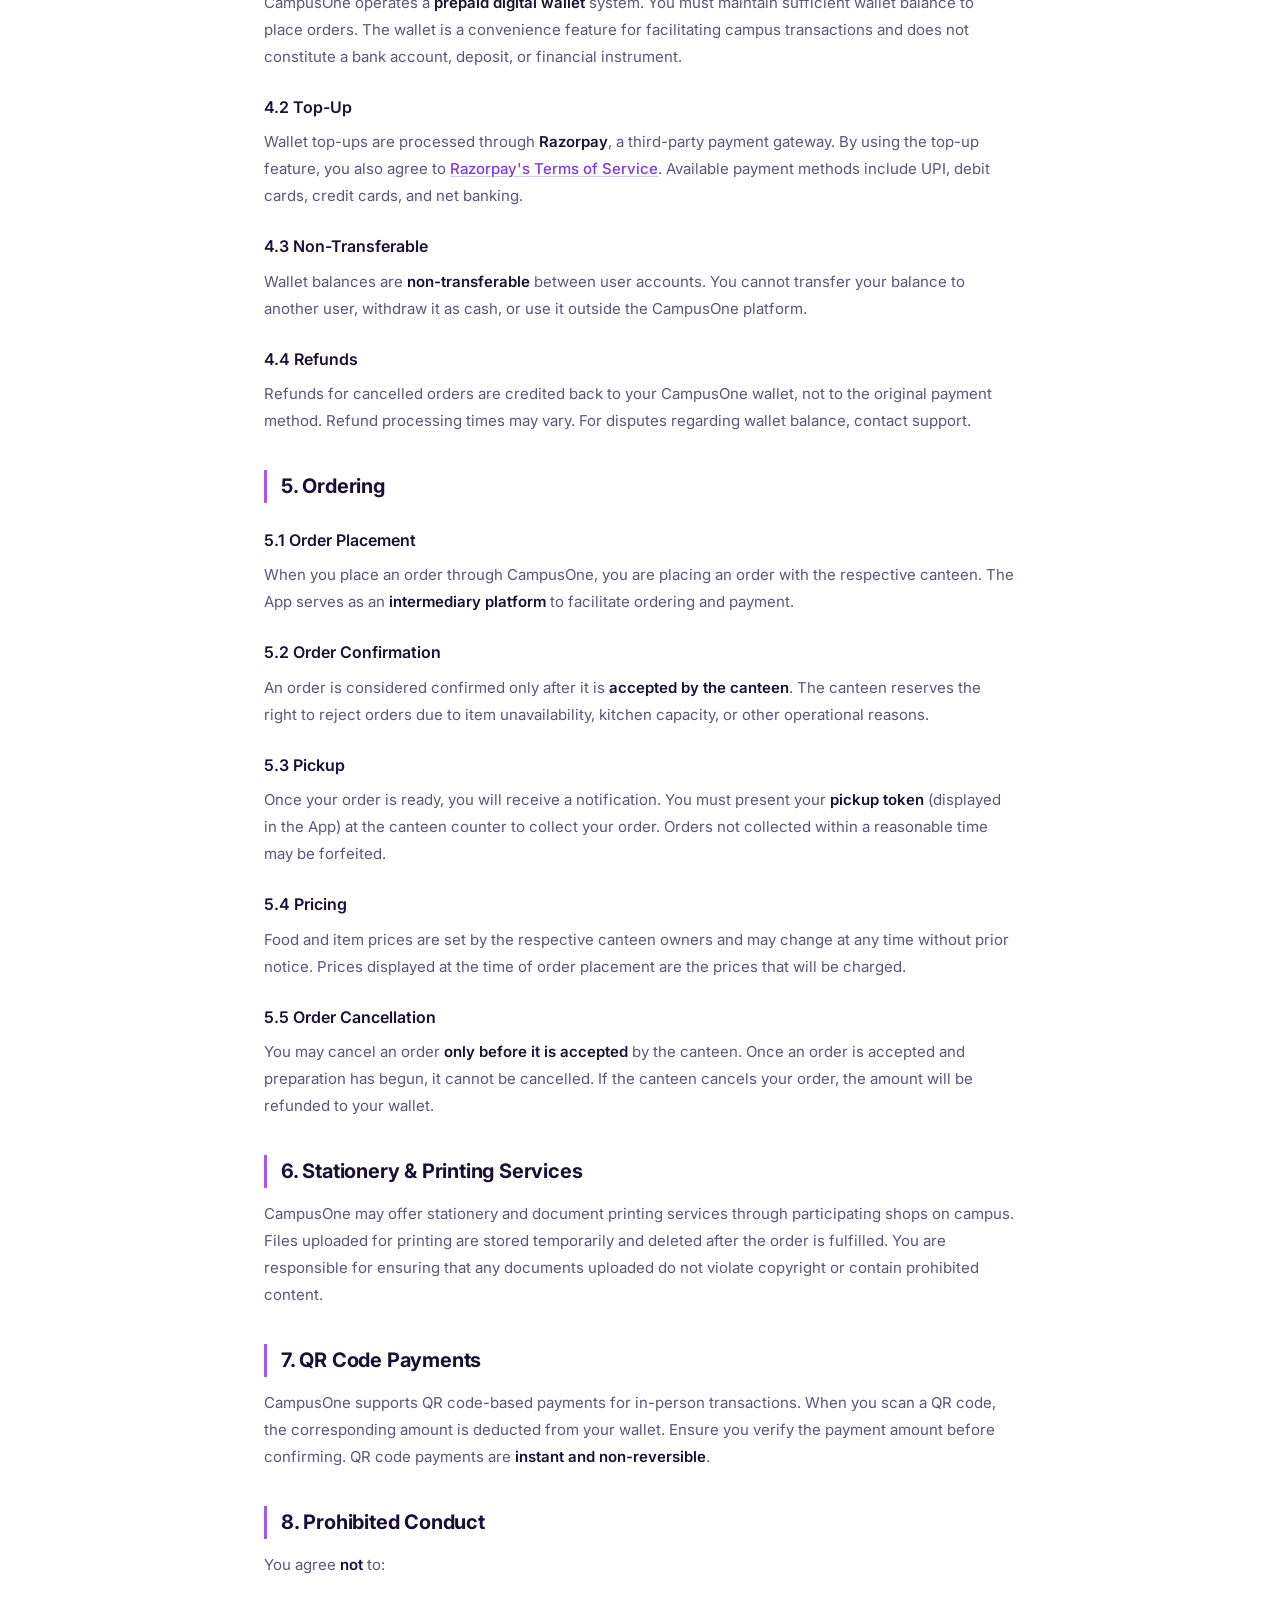
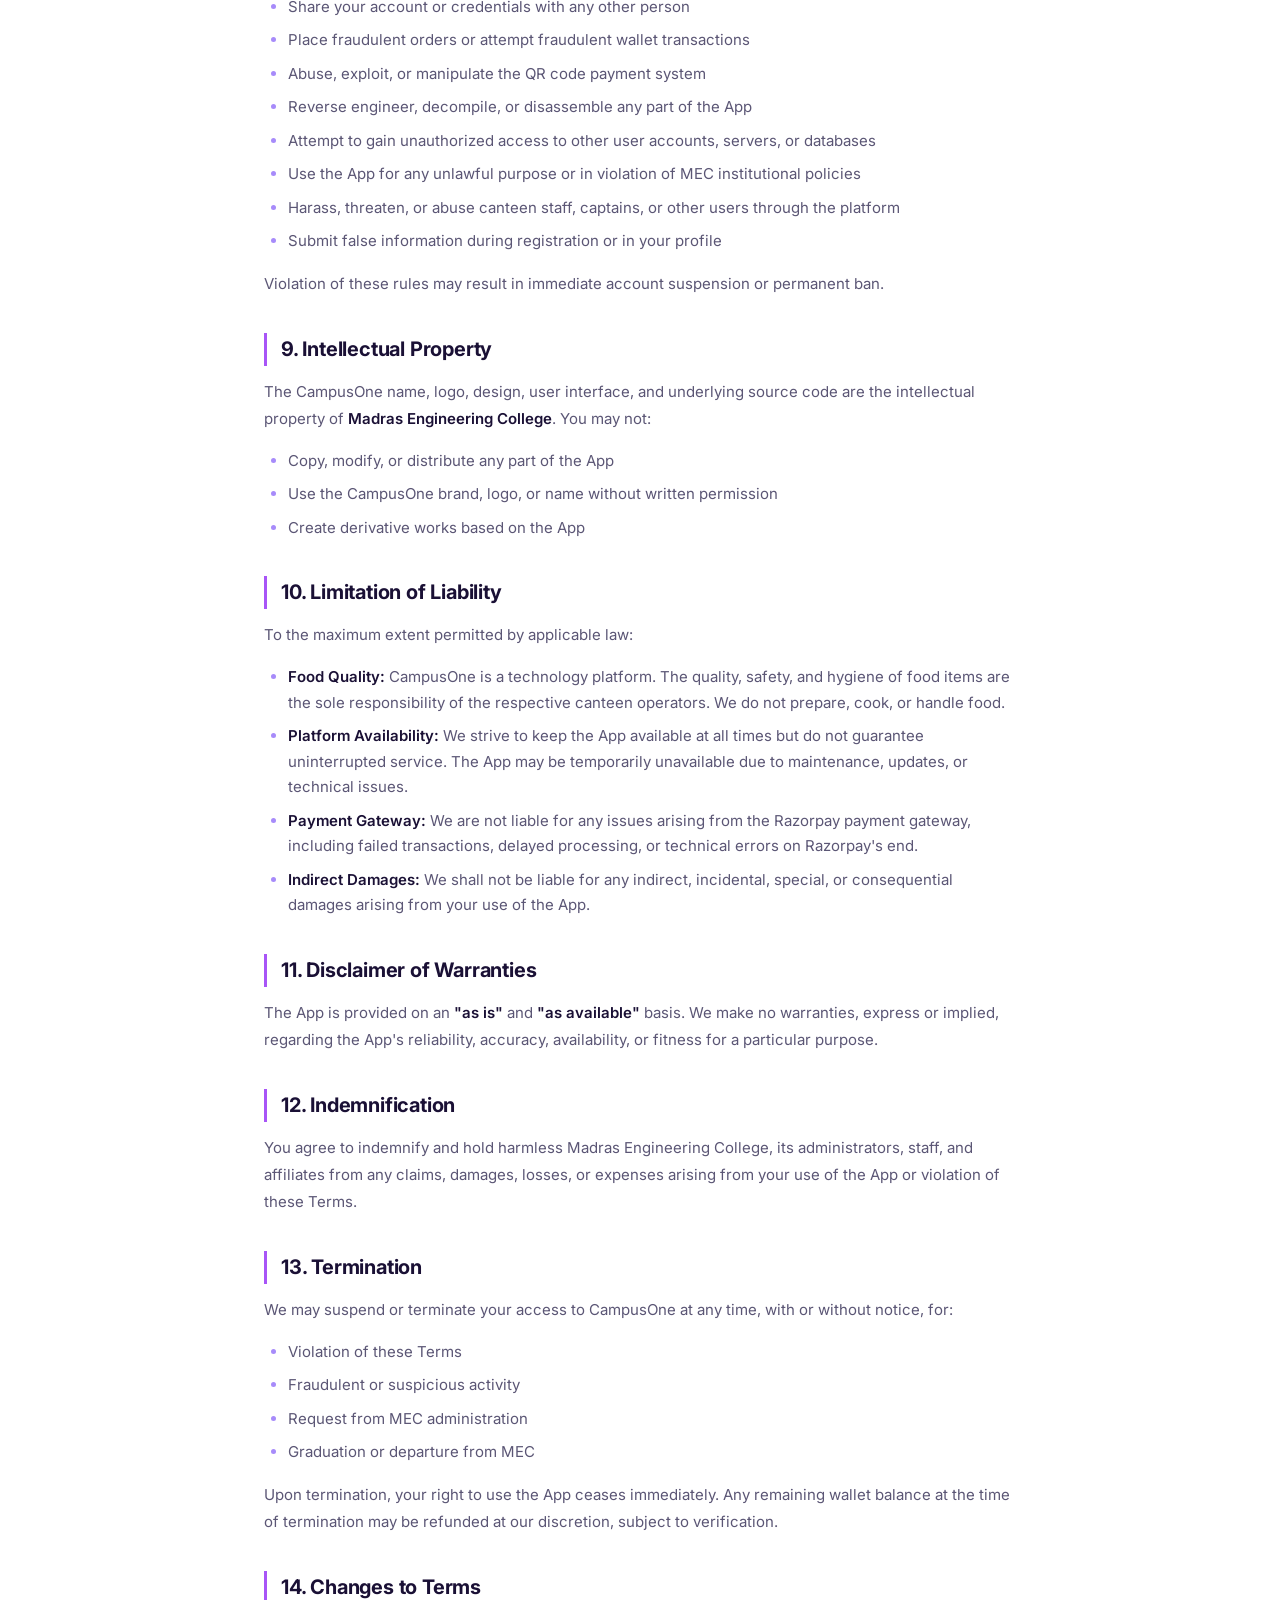
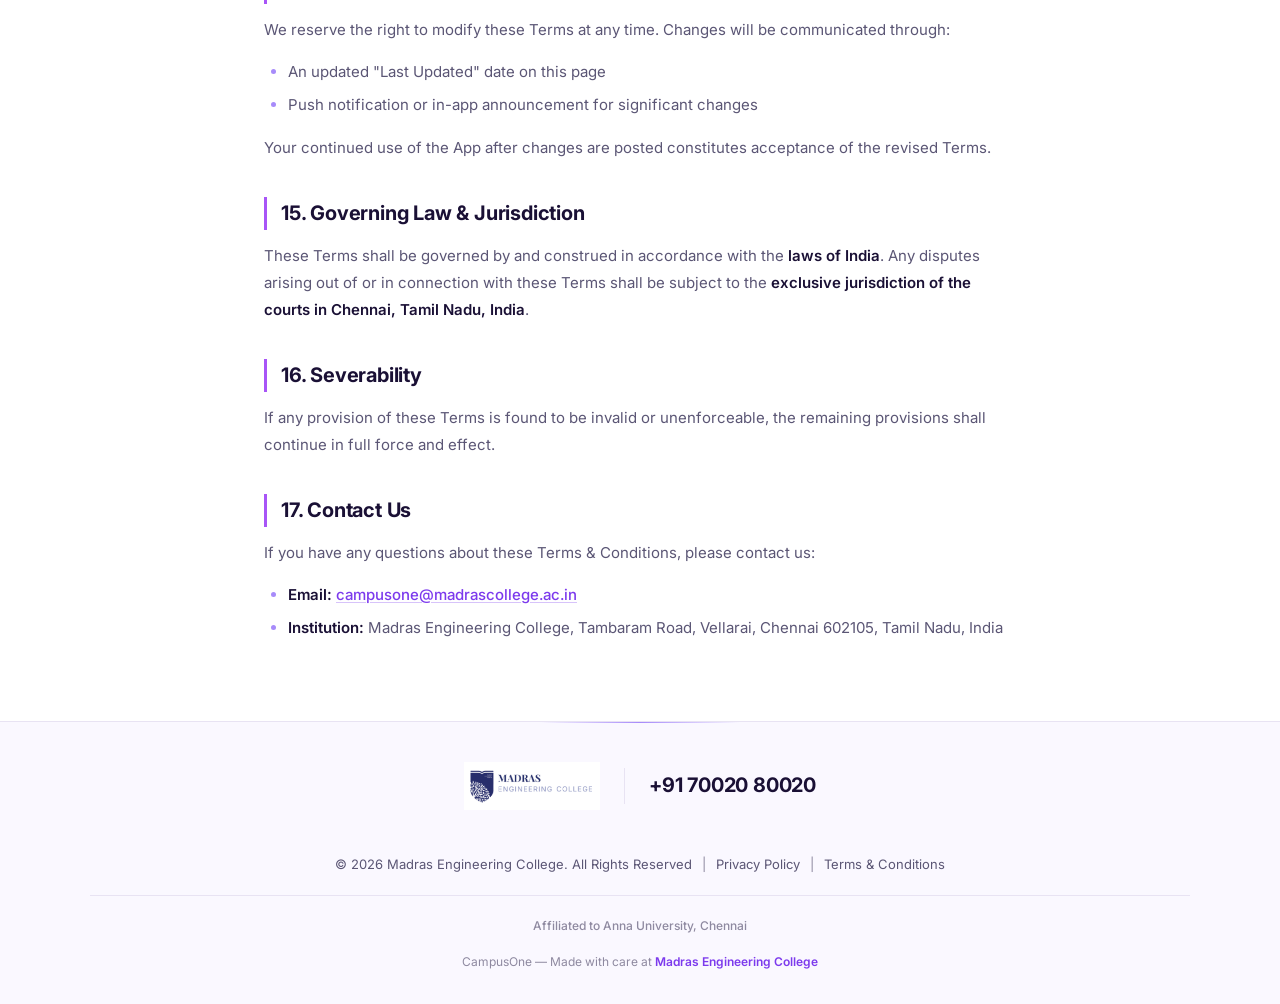
<file: terms.html>
<!DOCTYPE html>
<html lang="en">
<head>
  <meta charset="UTF-8">
  <meta name="viewport" content="width=device-width, initial-scale=1.0">
  <title>Terms & Conditions - CampusOne</title>
  <meta name="description" content="Terms and Conditions for CampusOne, the campus food ordering app by Madras Engineering College.">
  <link rel="icon" href="assets/images/favicon.ico" type="image/x-icon">
  <link rel="preconnect" href="https://fonts.googleapis.com">
  <link rel="preconnect" href="https://fonts.gstatic.com" crossorigin>
  <link href="https://fonts.googleapis.com/css2?family=Inter:wght@400;500;600;700;800&display=swap" rel="stylesheet">
  <link rel="stylesheet" href="assets/css/styles.css">
</head>
<body>

  <!-- Navbar -->
  <nav class="navbar">
    <div class="navbar-inner">
      <a href="/" class="navbar-brand">
        <img src="assets/images/logo.png" alt="CampusOne Logo" onerror="this.style.display='none'">
        Campus<span>One</span> Support
      </a>
      <button class="menu-toggle" id="menu-toggle" aria-label="Toggle menu" aria-expanded="false">
        <svg viewbox="0 0 24 24" fill="none" stroke="currentColor" stroke-width="2" stroke-linecap="round" stroke-linejoin="round">
          <line x1="3" y1="6" x2="21" y2="6"></line>
          <line x1="3" y1="12" x2="21" y2="12"></line>
          <line x1="3" y1="18" x2="21" y2="18"></line>
        </svg>
      </button>
      <ul class="nav-links" id="nav-links">
        <li><a href="/">Home</a></li>
        <li><a href="/#faqs">FAQs</a></li>
        <li><a href="privacy.html">Privacy Policy</a></li>
        <li><a href="terms.html">Terms</a></li>
        <li><a href="/#contact">Contact</a></li>
      </ul>
    </div>
  </nav>

  <!-- Terms & Conditions Content -->
  <div class="legal-page">
    <a href="/" class="back-link">
      <svg viewbox="0 0 24 24" fill="none" stroke="currentColor" stroke-width="2" stroke-linecap="round" stroke-linejoin="round"><polyline points="15 18 9 12 15 6"></polyline></svg>
      Back to Support
    </a>

    <h1>Terms & Conditions</h1>
    <p class="legal-meta">Effective Date: March 1, 2026 &bull; Last Updated: March 1, 2026</p>

    <h2>1. Acceptance of Terms</h2>
    <p>By downloading, installing, or using the <strong>CampusOne</strong> mobile application ("the App"), you agree to be bound by these Terms & Conditions ("Terms"). If you do not agree to these Terms, do not use the App.</p>
    <p>These Terms constitute a legally binding agreement between you ("User," "you") and <strong>Madras Engineering College</strong> ("MEC," "we," "us"), Tambaram Road, Vellarai, Chennai 602105, Tamil Nadu, India, the institution that operates CampusOne.</p>

    <h2>2. Eligibility</h2>
    <p>CampusOne is intended for use by:</p>
    <ul>
      <li>Registered students of Madras Engineering College</li>
      <li>Faculty and staff members of Madras Engineering College</li>
      <li>Authorized canteen operators and their staff</li>
    </ul>
    <p>You must be at least <strong>18 years of age</strong> to create an account. By registering, you represent that you are a current student, faculty member, or authorized personnel of MEC and that the information you provide is accurate and complete.</p>

    <h2>3. Account Registration & Responsibilities</h2>

    <h3>3.1 Account Creation</h3>
    <p>To use CampusOne, you must register with your name, email, phone number, roll number (for students), department, and year of study. All accounts are subject to <strong>admin approval</strong> before activation.</p>

    <h3>3.2 One Account Per User</h3>
    <p>Each user is permitted <strong>one account</strong>, linked to their unique roll number or institutional ID. Creating multiple accounts is prohibited and may result in all associated accounts being deactivated.</p>

    <h3>3.3 Account Security</h3>
    <p>You are responsible for maintaining the confidentiality of your login credentials. You agree to:</p>
    <ul>
      <li>Not share your account credentials with anyone</li>
      <li>Notify us immediately if you suspect unauthorized access to your account</li>
      <li>Accept responsibility for all activities that occur under your account</li>
    </ul>

    <h3>3.4 Account Deactivation</h3>
    <p>We reserve the right to deactivate or suspend your account at any time for violation of these Terms, fraudulent activity, or at the request of MEC administration. You may also request account deletion by contacting <a href="mailto:campusone@madrascollege.ac.in">campusone@madrascollege.ac.in</a>.</p>

    <h2>4. Wallet & Payments</h2>

    <h3>4.1 Prepaid Wallet</h3>
    <p>CampusOne operates a <strong>prepaid digital wallet</strong> system. You must maintain sufficient wallet balance to place orders. The wallet is a convenience feature for facilitating campus transactions and does not constitute a bank account, deposit, or financial instrument.</p>

    <h3>4.2 Top-Up</h3>
    <p>Wallet top-ups are processed through <strong>Razorpay</strong>, a third-party payment gateway. By using the top-up feature, you also agree to <a href="https://razorpay.com/terms/" target="_blank" rel="noopener noreferrer">Razorpay's Terms of Service</a>. Available payment methods include UPI, debit cards, credit cards, and net banking.</p>

    <h3>4.3 Non-Transferable</h3>
    <p>Wallet balances are <strong>non-transferable</strong> between user accounts. You cannot transfer your balance to another user, withdraw it as cash, or use it outside the CampusOne platform.</p>

    <h3>4.4 Refunds</h3>
    <p>Refunds for cancelled orders are credited back to your CampusOne wallet, not to the original payment method. Refund processing times may vary. For disputes regarding wallet balance, contact support.</p>

    <h2>5. Ordering</h2>

    <h3>5.1 Order Placement</h3>
    <p>When you place an order through CampusOne, you are placing an order with the respective canteen. The App serves as an <strong>intermediary platform</strong> to facilitate ordering and payment.</p>

    <h3>5.2 Order Confirmation</h3>
    <p>An order is considered confirmed only after it is <strong>accepted by the canteen</strong>. The canteen reserves the right to reject orders due to item unavailability, kitchen capacity, or other operational reasons.</p>

    <h3>5.3 Pickup</h3>
    <p>Once your order is ready, you will receive a notification. You must present your <strong>pickup token</strong> (displayed in the App) at the canteen counter to collect your order. Orders not collected within a reasonable time may be forfeited.</p>

    <h3>5.4 Pricing</h3>
    <p>Food and item prices are set by the respective canteen owners and may change at any time without prior notice. Prices displayed at the time of order placement are the prices that will be charged.</p>

    <h3>5.5 Order Cancellation</h3>
    <p>You may cancel an order <strong>only before it is accepted</strong> by the canteen. Once an order is accepted and preparation has begun, it cannot be cancelled. If the canteen cancels your order, the amount will be refunded to your wallet.</p>

    <h2>6. Stationery & Printing Services</h2>
    <p>CampusOne may offer stationery and document printing services through participating shops on campus. Files uploaded for printing are stored temporarily and deleted after the order is fulfilled. You are responsible for ensuring that any documents uploaded do not violate copyright or contain prohibited content.</p>

    <h2>7. QR Code Payments</h2>
    <p>CampusOne supports QR code-based payments for in-person transactions. When you scan a QR code, the corresponding amount is deducted from your wallet. Ensure you verify the payment amount before confirming. QR code payments are <strong>instant and non-reversible</strong>.</p>

    <h2>8. Prohibited Conduct</h2>
    <p>You agree <strong>not</strong> to:</p>
    <ul>
      <li>Share your account or credentials with any other person</li>
      <li>Place fraudulent orders or attempt fraudulent wallet transactions</li>
      <li>Abuse, exploit, or manipulate the QR code payment system</li>
      <li>Reverse engineer, decompile, or disassemble any part of the App</li>
      <li>Attempt to gain unauthorized access to other user accounts, servers, or databases</li>
      <li>Use the App for any unlawful purpose or in violation of MEC institutional policies</li>
      <li>Harass, threaten, or abuse canteen staff, captains, or other users through the platform</li>
      <li>Submit false information during registration or in your profile</li>
    </ul>
    <p>Violation of these rules may result in immediate account suspension or permanent ban.</p>

    <h2>9. Intellectual Property</h2>
    <p>The CampusOne name, logo, design, user interface, and underlying source code are the intellectual property of <strong>Madras Engineering College</strong>. You may not:</p>
    <ul>
      <li>Copy, modify, or distribute any part of the App</li>
      <li>Use the CampusOne brand, logo, or name without written permission</li>
      <li>Create derivative works based on the App</li>
    </ul>

    <h2>10. Limitation of Liability</h2>
    <p>To the maximum extent permitted by applicable law:</p>
    <ul>
      <li><strong>Food Quality:</strong> CampusOne is a technology platform. The quality, safety, and hygiene of food items are the sole responsibility of the respective canteen operators. We do not prepare, cook, or handle food.</li>
      <li><strong>Platform Availability:</strong> We strive to keep the App available at all times but do not guarantee uninterrupted service. The App may be temporarily unavailable due to maintenance, updates, or technical issues.</li>
      <li><strong>Payment Gateway:</strong> We are not liable for any issues arising from the Razorpay payment gateway, including failed transactions, delayed processing, or technical errors on Razorpay's end.</li>
      <li><strong>Indirect Damages:</strong> We shall not be liable for any indirect, incidental, special, or consequential damages arising from your use of the App.</li>
    </ul>

    <h2>11. Disclaimer of Warranties</h2>
    <p>The App is provided on an <strong>"as is"</strong> and <strong>"as available"</strong> basis. We make no warranties, express or implied, regarding the App's reliability, accuracy, availability, or fitness for a particular purpose.</p>

    <h2>12. Indemnification</h2>
    <p>You agree to indemnify and hold harmless Madras Engineering College, its administrators, staff, and affiliates from any claims, damages, losses, or expenses arising from your use of the App or violation of these Terms.</p>

    <h2>13. Termination</h2>
    <p>We may suspend or terminate your access to CampusOne at any time, with or without notice, for:</p>
    <ul>
      <li>Violation of these Terms</li>
      <li>Fraudulent or suspicious activity</li>
      <li>Request from MEC administration</li>
      <li>Graduation or departure from MEC</li>
    </ul>
    <p>Upon termination, your right to use the App ceases immediately. Any remaining wallet balance at the time of termination may be refunded at our discretion, subject to verification.</p>

    <h2>14. Changes to Terms</h2>
    <p>We reserve the right to modify these Terms at any time. Changes will be communicated through:</p>
    <ul>
      <li>An updated "Last Updated" date on this page</li>
      <li>Push notification or in-app announcement for significant changes</li>
    </ul>
    <p>Your continued use of the App after changes are posted constitutes acceptance of the revised Terms.</p>

    <h2>15. Governing Law & Jurisdiction</h2>
    <p>These Terms shall be governed by and construed in accordance with the <strong>laws of India</strong>. Any disputes arising out of or in connection with these Terms shall be subject to the <strong>exclusive jurisdiction of the courts in Chennai, Tamil Nadu, India</strong>.</p>

    <h2>16. Severability</h2>
    <p>If any provision of these Terms is found to be invalid or unenforceable, the remaining provisions shall continue in full force and effect.</p>

    <h2>17. Contact Us</h2>
    <p>If you have any questions about these Terms & Conditions, please contact us:</p>
    <ul>
      <li><strong>Email:</strong> <a href="mailto:campusone@madrascollege.ac.in">campusone@madrascollege.ac.in</a></li>
      <li><strong>Institution:</strong> Madras Engineering College, Tambaram Road, Vellarai, Chennai 602105, Tamil Nadu, India</li>
    </ul>
  </div>

  <!-- Footer -->
  <footer class="footer">
    <div class="footer-college">
      <img src="assets/images/college.png" alt="Madras Engineering College" class="footer-college-logo">
      <div class="footer-college-divider"></div>
      <div class="footer-college-phone"><a href="tel:+917002080020">+91 70020 80020</a></div>
    </div>
    <div class="footer-links">
      <p>&copy; 2026 Madras Engineering College. All Rights Reserved</p>
      <span class="footer-links-sep">|</span>
      <a href="privacy.html">Privacy Policy</a>
      <span class="footer-links-sep">|</span>
      <a href="terms.html">Terms &amp; Conditions</a>
    </div>
    <div class="footer-bottom">
      <p class="footer-affiliation">Affiliated to Anna University, Chennai</p>
      <p>CampusOne &mdash; Made with care at <strong>Madras Engineering College</strong></p>
    </div>
  </footer>

  <script src="assets/js/main.js"></script>
  <script>
    // Dynamic content: fetch latest from API, fallback to hardcoded content
    (function() {
      var container = document.querySelector('.legal-page');
      if (!container) return;
      var backLink = container.querySelector('.back-link');
      fetch('https://campusoneapi.madrascollege.ac.in/api/v1/app/content?type=terms', {
        headers: { 'X-App-Key': 'web-support-portal' }
      })
        .then(function(r) { return r.json(); })
        .then(function(data) {
          if (data.success && data.data && data.data.content) {
            var backHtml = backLink ? backLink.outerHTML : '';
            container.innerHTML = backHtml + data.data.content;
          }
        })
        .catch(function() { /* Silently fail — hardcoded content stays */ });
    })();
  </script>
</body>
</html>
</file>
<file: assets/css/styles.css>
/* CampusOne Support Portal — Professional Purple Theme */

:root {
  --purple-50: #faf5ff;
  --purple-100: #f3e8ff;
  --purple-200: #e9d5ff;
  --purple-300: #d8b4fe;
  --purple-400: #c084fc;
  --purple-500: #a855f7;
  --purple-600: #9333ea;
  --purple-700: #7c3aed;
  --purple-800: #6d28d9;
  --purple-900: #4c1d95;
  --purple-950: #2e1065;

  --primary: #7c3aed;
  --primary-light: #a78bfa;
  --primary-dark: #6d28d9;
  --primary-glow: rgba(124, 58, 237, 0.15);

  --bg: #ffffff;
  --bg-alt: #faf8ff;
  --bg-elevated: #ffffff;
  --surface: #f8f5ff;

  --text: #1a1035;
  --text-secondary: #5b5675;
  --text-muted: #8e89a0;
  --text-on-primary: #ffffff;

  --border: #e8e3f3;
  --border-light: rgba(124, 58, 237, 0.08);
  --border-hover: rgba(124, 58, 237, 0.25);

  --shadow-sm: 0 1px 3px rgba(76, 29, 149, 0.04), 0 1px 2px rgba(76, 29, 149, 0.03);
  --shadow-md: 0 4px 16px rgba(76, 29, 149, 0.06), 0 2px 6px rgba(76, 29, 149, 0.04);
  --shadow-lg: 0 12px 40px rgba(76, 29, 149, 0.08), 0 4px 12px rgba(76, 29, 149, 0.04);
  --shadow-glow: 0 0 0 3px rgba(124, 58, 237, 0.12);

  --radius-sm: 8px;
  --radius-md: 12px;
  --radius-lg: 16px;
  --radius-xl: 20px;
  --radius-2xl: 24px;

  --transition: 0.25s cubic-bezier(0.4, 0, 0.2, 1);
}

@media (prefers-color-scheme: dark) {
  :root {
    --bg: #0c0a14;
    --bg-alt: #110e1c;
    --bg-elevated: #16132a;
    --surface: #1a1630;

    --text: #f0ecfa;
    --text-secondary: #a09bb5;
    --text-muted: #6e6988;
    --text-on-primary: #ffffff;

    --border: #231f3a;
    --border-light: rgba(124, 58, 237, 0.12);
    --border-hover: rgba(167, 139, 250, 0.3);

    --shadow-sm: 0 1px 3px rgba(0, 0, 0, 0.2);
    --shadow-md: 0 4px 16px rgba(0, 0, 0, 0.25);
    --shadow-lg: 0 12px 40px rgba(0, 0, 0, 0.3);
    --shadow-glow: 0 0 0 3px rgba(124, 58, 237, 0.2);

    --primary-glow: rgba(124, 58, 237, 0.2);
  }
}

/* ---- Reset & Base ---- */
*, *::before, *::after {
  margin: 0;
  padding: 0;
  box-sizing: border-box;
}

html {
  scroll-behavior: smooth;
  scroll-padding-top: 80px;
}

body {
  font-family: 'Inter', system-ui, -apple-system, sans-serif;
  background-color: var(--bg);
  color: var(--text);
  line-height: 1.65;
  -webkit-font-smoothing: antialiased;
  -moz-osx-font-smoothing: grayscale;
  overflow-x: hidden;
}

a {
  color: var(--primary);
  text-decoration: none;
  transition: color var(--transition);
}

a:hover { color: var(--primary-dark); }

::selection {
  background: var(--purple-200);
  color: var(--purple-900);
}

@media (prefers-color-scheme: dark) {
  ::selection {
    background: var(--purple-800);
    color: var(--purple-100);
  }
}

/* ---- Animations ---- */
@keyframes fadeUp {
  from { opacity: 0; transform: translateY(24px); }
  to { opacity: 1; transform: translateY(0); }
}

@keyframes fadeIn {
  from { opacity: 0; }
  to { opacity: 1; }
}

@keyframes shimmer {
  0% { background-position: -200% center; }
  100% { background-position: 200% center; }
}

@keyframes float {
  0%, 100% { transform: translateY(0); }
  50% { transform: translateY(-6px); }
}

.animate-fade-up {
  opacity: 0;
  transform: translateY(24px);
  transition: opacity 0.6s ease, transform 0.6s ease;
}

.animate-fade-up.visible {
  opacity: 1;
  transform: translateY(0);
}

/* ---- Navbar ---- */
.navbar {
  position: sticky;
  top: 0;
  z-index: 100;
  background: rgba(255, 255, 255, 0.82);
  border-bottom: 1px solid var(--border);
  -webkit-backdrop-filter: blur(20px) saturate(180%);
  backdrop-filter: blur(20px) saturate(180%);
}

@media (prefers-color-scheme: dark) {
  .navbar {
    background: rgba(12, 10, 20, 0.85);
  }
}

.navbar-inner {
  max-width: 1100px;
  margin: 0 auto;
  padding: 0 1.5rem;
  display: flex;
  align-items: center;
  justify-content: space-between;
  height: 68px;
}

.navbar-brand {
  display: flex;
  align-items: center;
  gap: 0.625rem;
  font-weight: 700;
  font-size: 1.1rem;
  color: var(--text);
  text-decoration: none;
  letter-spacing: -0.01em;
}

.navbar-brand img {
  height: 34px;
  width: 34px;
  border-radius: var(--radius-sm);
  box-shadow: var(--shadow-sm);
}

.navbar-brand span {
  background: linear-gradient(135deg, var(--purple-600), var(--purple-400));
  -webkit-background-clip: text;
  -webkit-text-fill-color: transparent;
  background-clip: text;
}

.nav-links {
  display: flex;
  align-items: center;
  gap: 0.25rem;
  list-style: none;
}

.nav-links a {
  display: block;
  padding: 0.5rem 0.875rem;
  color: var(--text-secondary);
  font-size: 0.875rem;
  font-weight: 500;
  border-radius: var(--radius-sm);
  transition: all var(--transition);
}

.nav-links a:hover {
  color: var(--primary);
  background: var(--primary-glow);
}

.menu-toggle {
  display: none;
  background: none;
  border: 1px solid var(--border);
  border-radius: var(--radius-sm);
  cursor: pointer;
  padding: 0.4rem;
  color: var(--text);
  transition: all var(--transition);
}

.menu-toggle:hover {
  border-color: var(--border-hover);
  background: var(--primary-glow);
}

.menu-toggle svg {
  width: 22px;
  height: 22px;
}

@media (max-width: 640px) {
  .nav-links {
    display: none;
    position: absolute;
    top: 68px;
    left: 0;
    right: 0;
    background: var(--bg-elevated);
    border-bottom: 1px solid var(--border);
    flex-direction: column;
    padding: 0.75rem;
    gap: 0.25rem;
    box-shadow: var(--shadow-lg);
  }

  .nav-links.open { display: flex; }

  .nav-links a {
    width: 100%;
    padding: 0.75rem 1rem;
  }

  .menu-toggle { display: block; }
}

/* ---- Hero Section ---- */
.hero {
  position: relative;
  text-align: center;
  padding: 5rem 1.5rem 4.5rem;
  overflow: hidden;
}

.hero::before {
  content: '';
  position: absolute;
  inset: 0;
  background:
    radial-gradient(ellipse 60% 50% at 20% 40%, rgba(124, 58, 237, 0.08) 0%, transparent 70%),
    radial-gradient(ellipse 50% 60% at 80% 30%, rgba(168, 85, 247, 0.06) 0%, transparent 70%),
    radial-gradient(ellipse 40% 40% at 50% 80%, rgba(109, 40, 217, 0.04) 0%, transparent 70%);
  pointer-events: none;
}

@media (prefers-color-scheme: dark) {
  .hero::before {
    background:
      radial-gradient(ellipse 60% 50% at 20% 40%, rgba(124, 58, 237, 0.15) 0%, transparent 70%),
      radial-gradient(ellipse 50% 60% at 80% 30%, rgba(168, 85, 247, 0.1) 0%, transparent 70%),
      radial-gradient(ellipse 40% 40% at 50% 80%, rgba(109, 40, 217, 0.08) 0%, transparent 70%);
  }
}

.hero-badge {
  display: inline-flex;
  align-items: center;
  gap: 0.5rem;
  padding: 0.375rem 1rem 0.375rem 0.5rem;
  background: var(--primary-glow);
  border: 1px solid var(--border-hover);
  border-radius: 100px;
  font-size: 0.8125rem;
  font-weight: 500;
  color: var(--primary);
  margin-bottom: 1.5rem;
  animation: fadeUp 0.6s ease both;
}

.hero-badge-dot {
  width: 8px;
  height: 8px;
  border-radius: 50%;
  background: var(--purple-500);
  box-shadow: 0 0 8px rgba(168, 85, 247, 0.5);
  animation: float 2s ease-in-out infinite;
}

.hero h1 {
  font-size: 2.75rem;
  font-weight: 800;
  line-height: 1.15;
  letter-spacing: -0.03em;
  margin-bottom: 1rem;
  color: var(--text);
  position: relative;
  animation: fadeUp 0.6s ease 0.1s both;
}

.hero h1 span {
  background: linear-gradient(135deg, var(--purple-600), var(--purple-400));
  -webkit-background-clip: text;
  -webkit-text-fill-color: transparent;
  background-clip: text;
}

.hero p {
  font-size: 1.125rem;
  color: var(--text-secondary);
  max-width: 480px;
  margin: 0 auto;
  line-height: 1.7;
  position: relative;
  animation: fadeUp 0.6s ease 0.2s both;
}

/* ---- Action Cards ---- */
.action-grid {
  max-width: 680px;
  margin: -2rem auto 0;
  padding: 0 1.5rem;
  display: grid;
  grid-template-columns: repeat(4, 1fr);
  gap: 0.875rem;
  position: relative;
  z-index: 10;
  animation: fadeUp 0.6s ease 0.3s both;
}

.action-card {
  display: flex;
  flex-direction: column;
  align-items: center;
  gap: 0.75rem;
  padding: 1.5rem 0.75rem;
  background: var(--bg-elevated);
  border: 1px solid var(--border);
  border-radius: var(--radius-lg);
  text-decoration: none;
  color: var(--text);
  transition: all var(--transition);
  cursor: pointer;
  position: relative;
  overflow: hidden;
}

.action-card::after {
  content: '';
  position: absolute;
  inset: 0;
  border-radius: var(--radius-lg);
  opacity: 0;
  transition: opacity var(--transition);
  background: linear-gradient(135deg, rgba(124, 58, 237, 0.04), rgba(168, 85, 247, 0.02));
}

.action-card:hover {
  transform: translateY(-3px);
  box-shadow: var(--shadow-lg);
  border-color: var(--border-hover);
  color: var(--text);
}

.action-card:hover::after { opacity: 1; }

.action-card-icon {
  width: 48px;
  height: 48px;
  border-radius: var(--radius-md);
  display: flex;
  align-items: center;
  justify-content: center;
  transition: transform var(--transition);
  position: relative;
  z-index: 1;
}

.action-card:hover .action-card-icon {
  transform: scale(1.08);
}

.action-card-icon.email {
  background: linear-gradient(135deg, rgba(124, 58, 237, 0.12), rgba(124, 58, 237, 0.06));
}
.action-card-icon.faq {
  background: linear-gradient(135deg, rgba(59, 130, 246, 0.12), rgba(59, 130, 246, 0.06));
}
.action-card-icon.privacy {
  background: linear-gradient(135deg, rgba(249, 115, 22, 0.12), rgba(249, 115, 22, 0.06));
}
.action-card-icon.terms {
  background: linear-gradient(135deg, rgba(239, 68, 68, 0.12), rgba(239, 68, 68, 0.06));
}

.action-card-title {
  font-size: 0.8125rem;
  font-weight: 600;
  text-align: center;
  position: relative;
  z-index: 1;
}

@media (max-width: 480px) {
  .action-grid {
    grid-template-columns: 1fr 1fr;
  }
}

/* ---- Sections ---- */
.section {
  max-width: 820px;
  margin: 0 auto;
  padding: 4rem 1.5rem;
}

.section-title {
  font-size: 0.6875rem;
  font-weight: 700;
  color: var(--primary);
  letter-spacing: 0.12em;
  text-transform: uppercase;
  margin-bottom: 1.5rem;
  display: flex;
  align-items: center;
  gap: 0.75rem;
}

.section-title::after {
  content: '';
  flex: 1;
  height: 1px;
  background: linear-gradient(90deg, var(--border), transparent);
}

/* ---- FAQ Accordion ---- */
.faq-item {
  background: var(--bg-elevated);
  border: 1px solid var(--border);
  border-radius: var(--radius-lg);
  margin-bottom: 0.5rem;
  overflow: hidden;
  transition: all var(--transition);
}

.faq-item:hover {
  border-color: var(--border-hover);
  box-shadow: var(--shadow-sm);
}

.faq-item.open {
  border-color: var(--border-hover);
  box-shadow: var(--shadow-md), var(--shadow-glow);
}

.faq-question {
  display: flex;
  align-items: center;
  justify-content: space-between;
  width: 100%;
  padding: 1.125rem 1.25rem;
  background: none;
  border: none;
  color: var(--text);
  font-size: 0.9375rem;
  font-weight: 600;
  cursor: pointer;
  text-align: left;
  font-family: inherit;
  gap: 1rem;
  transition: color var(--transition);
}

.faq-question:hover {
  color: var(--primary);
}

.faq-chevron {
  width: 18px;
  height: 18px;
  flex-shrink: 0;
  transition: transform 0.35s cubic-bezier(0.4, 0, 0.2, 1);
  color: var(--text-muted);
}

.faq-item.open .faq-chevron {
  transform: rotate(180deg);
  color: var(--primary);
}

.faq-answer {
  max-height: 0;
  overflow: hidden;
  transition: max-height 0.35s cubic-bezier(0.4, 0, 0.2, 1);
}

.faq-item.open .faq-answer {
  max-height: 300px;
}

.faq-answer-inner {
  padding: 0 1.25rem 1.125rem;
  font-size: 0.875rem;
  color: var(--text-secondary);
  line-height: 1.75;
  border-top: 1px solid var(--border);
  padding-top: 1rem;
}

.faq-answer-inner a {
  font-weight: 500;
  text-decoration: underline;
  text-decoration-color: rgba(124, 58, 237, 0.3);
  text-underline-offset: 2px;
}

.faq-answer-inner a:hover {
  text-decoration-color: var(--primary);
}

/* ---- Contact Section ---- */
.contact-section {
  background: var(--bg-alt);
  border-top: 1px solid var(--border);
  border-bottom: 1px solid var(--border);
  position: relative;
  max-width: 100%;
  padding: 4rem 2rem;
}

.contact-section .section-title {
  max-width: 1100px;
  margin-left: auto;
  margin-right: auto;
}

.contact-section::before {
  content: '';
  position: absolute;
  inset: 0;
  background: radial-gradient(ellipse 50% 80% at 50% 0%, rgba(124, 58, 237, 0.03), transparent);
  pointer-events: none;
}

.contact-grid {
  display: grid;
  grid-template-columns: repeat(3, 1fr);
  gap: 1.5rem;
  position: relative;
  max-width: 1100px;
  margin: 0 auto;
}

@media (max-width: 768px) {
  .contact-grid {
    grid-template-columns: 1fr;
    max-width: 420px;
  }
}

.contact-card {
  display: flex;
  flex-direction: column;
  align-items: center;
  text-align: center;
  gap: 0.75rem;
  padding: 2.5rem 2rem;
  background: var(--bg-elevated);
  border: 1px solid var(--border);
  border-radius: var(--radius-xl);
  transition: all var(--transition);
}

.contact-card:hover {
  border-color: var(--border-hover);
  box-shadow: var(--shadow-lg);
  transform: translateY(-3px);
}

.contact-card-icon {
  width: 56px;
  height: 56px;
  border-radius: var(--radius-lg);
  display: flex;
  align-items: center;
  justify-content: center;
  flex-shrink: 0;
  background: linear-gradient(135deg, rgba(124, 58, 237, 0.1), rgba(124, 58, 237, 0.05));
  margin-bottom: 0.25rem;
}

.contact-card h3 {
  font-size: 1rem;
  font-weight: 700;
  color: var(--text);
}

.contact-card p {
  font-size: 0.875rem;
  color: var(--text-secondary);
  line-height: 1.6;
}

.contact-card p a {
  font-weight: 500;
}

/* ---- Footer ---- */
.footer {
  background: var(--bg-alt);
  border-top: 1px solid var(--border);
  position: relative;
}

.footer::before {
  content: '';
  position: absolute;
  top: 0;
  left: 50%;
  transform: translateX(-50%);
  width: 200px;
  height: 1px;
  background: linear-gradient(90deg, transparent, var(--primary-light), transparent);
}

.footer-college {
  display: flex;
  align-items: center;
  justify-content: center;
  gap: 1.5rem;
  padding: 2.5rem 1.5rem 1.5rem;
  max-width: 1100px;
  margin: 0 auto;
}

.footer-college-logo {
  height: 48px;
  width: auto;
}

.footer-college-divider {
  width: 1px;
  height: 36px;
  background: var(--border);
}

.footer-college-phone {
  font-size: 1.25rem;
  font-weight: 700;
  color: var(--text);
  letter-spacing: -0.01em;
}

.footer-college-phone a {
  color: var(--text);
  text-decoration: none;
  transition: color var(--transition);
}

.footer-college-phone a:hover {
  color: var(--primary);
}

.footer-links {
  display: flex;
  align-items: center;
  justify-content: center;
  flex-wrap: wrap;
  gap: 0.25rem;
  padding: 1.25rem 1.5rem;
  max-width: 1100px;
  margin: 0 auto;
}

.footer-links p {
  font-size: 0.8125rem;
  color: var(--text-secondary);
}

.footer-links a {
  font-size: 0.8125rem;
  color: var(--text-secondary);
  transition: color var(--transition);
}

.footer-links a:hover {
  color: var(--primary);
}

.footer-links-sep {
  color: var(--text-muted);
  margin: 0 0.375rem;
  font-size: 0.8125rem;
}

.footer-bottom {
  max-width: 1100px;
  margin: 0 auto;
  padding: 1.25rem 1.5rem 2rem;
  border-top: 1px solid var(--border);
  display: flex;
  flex-direction: column;
  align-items: center;
  gap: 0.5rem;
  text-align: center;
}

.footer-bottom p {
  font-size: 0.75rem;
  color: var(--text-muted);
}

.footer-bottom strong {
  color: var(--primary);
  font-weight: 600;
}

.footer-affiliation {
  font-size: 0.8125rem;
  color: var(--primary);
  font-weight: 500;
  padding-bottom: 0.5rem;
}

.footer-bottom--no-border {
  border-top: none;
}

@media (max-width: 480px) {
  .footer-college {
    flex-direction: column;
    gap: 0.75rem;
  }

  .footer-college-divider {
    width: 40px;
    height: 1px;
  }

  .footer-links {
    flex-direction: column;
    gap: 0.375rem;
  }

  .footer-links-sep { display: none; }
}

/* ---- Legal Pages ---- */
.legal-page {
  max-width: 800px;
  margin: 0 auto;
  padding: 2.5rem 1.5rem 4rem;
}

.back-link {
  display: inline-flex;
  align-items: center;
  gap: 0.5rem;
  font-size: 0.875rem;
  font-weight: 500;
  color: var(--primary);
  margin-bottom: 2rem;
  padding: 0.375rem 0.75rem 0.375rem 0.5rem;
  border-radius: var(--radius-sm);
  transition: all var(--transition);
}

.back-link:hover {
  background: var(--primary-glow);
  color: var(--primary-dark);
}

.back-link svg {
  width: 16px;
  height: 16px;
}

.legal-page h1 {
  font-size: 2rem;
  font-weight: 800;
  letter-spacing: -0.02em;
  margin-bottom: 0.5rem;
  color: var(--text);
}

.legal-meta {
  font-size: 0.875rem;
  color: var(--text-muted);
  margin-bottom: 2rem;
  padding-bottom: 1.5rem;
  border-bottom: 1px solid var(--border);
}

.legal-page h2 {
  font-size: 1.25rem;
  font-weight: 700;
  letter-spacing: -0.01em;
  margin-top: 2.25rem;
  margin-bottom: 0.75rem;
  color: var(--text);
  padding-left: 0.875rem;
  border-left: 3px solid var(--purple-500);
}

.legal-page h3 {
  font-size: 1rem;
  font-weight: 600;
  margin-top: 1.5rem;
  margin-bottom: 0.5rem;
  color: var(--text);
}

.legal-page p {
  font-size: 0.9375rem;
  color: var(--text-secondary);
  margin-bottom: 1rem;
  line-height: 1.8;
}

.legal-page ul, .legal-page ol {
  margin-bottom: 1rem;
  padding-left: 1.5rem;
}

.legal-page li {
  font-size: 0.9375rem;
  color: var(--text-secondary);
  margin-bottom: 0.5rem;
  line-height: 1.7;
}

.legal-page li::marker {
  color: var(--primary-light);
}

.legal-page strong {
  color: var(--text);
  font-weight: 600;
}

.legal-page a {
  font-weight: 500;
  text-decoration: underline;
  text-decoration-color: rgba(124, 58, 237, 0.3);
  text-underline-offset: 2px;
}

.legal-page a:hover {
  text-decoration-color: var(--primary);
}

/* ---- 404 Page ---- */
.not-found {
  text-align: center;
  padding: 7rem 1.5rem;
  position: relative;
}

.not-found::before {
  content: '';
  position: absolute;
  top: 50%;
  left: 50%;
  transform: translate(-50%, -50%);
  width: 400px;
  height: 400px;
  border-radius: 50%;
  background: radial-gradient(circle, rgba(124, 58, 237, 0.06), transparent 70%);
  pointer-events: none;
}

.not-found h1 {
  font-size: 7rem;
  font-weight: 800;
  letter-spacing: -0.04em;
  background: linear-gradient(135deg, var(--purple-600), var(--purple-400));
  -webkit-background-clip: text;
  -webkit-text-fill-color: transparent;
  background-clip: text;
  margin-bottom: 0.5rem;
  position: relative;
}

.not-found h2 {
  font-size: 1.5rem;
  font-weight: 700;
  margin-bottom: 0.75rem;
  color: var(--text);
}

.not-found p {
  color: var(--text-secondary);
  margin-bottom: 2rem;
  font-size: 1rem;
}

.btn-primary {
  display: inline-flex;
  align-items: center;
  gap: 0.5rem;
  padding: 0.75rem 1.5rem;
  background: linear-gradient(135deg, var(--purple-600), var(--purple-700));
  color: var(--text-on-primary);
  border-radius: var(--radius-md);
  font-size: 0.875rem;
  font-weight: 600;
  text-decoration: none;
  transition: all var(--transition);
  box-shadow: 0 2px 8px rgba(124, 58, 237, 0.25);
}

.btn-primary:hover {
  background: linear-gradient(135deg, var(--purple-700), var(--purple-800));
  transform: translateY(-1px);
  box-shadow: 0 4px 16px rgba(124, 58, 237, 0.35);
  color: var(--text-on-primary);
}

/* ---- Responsive ---- */
@media (max-width: 480px) {
  .hero { padding: 4rem 1.25rem 3.5rem; }

  .hero h1 {
    font-size: 1.875rem;
    letter-spacing: -0.02em;
  }

  .hero p { font-size: 1rem; }

  .action-card { padding: 1.25rem 0.75rem; }

  .legal-page h1 { font-size: 1.5rem; }

  .not-found h1 { font-size: 5rem; }

  .section { padding: 3rem 1.25rem; }
}
</file>
